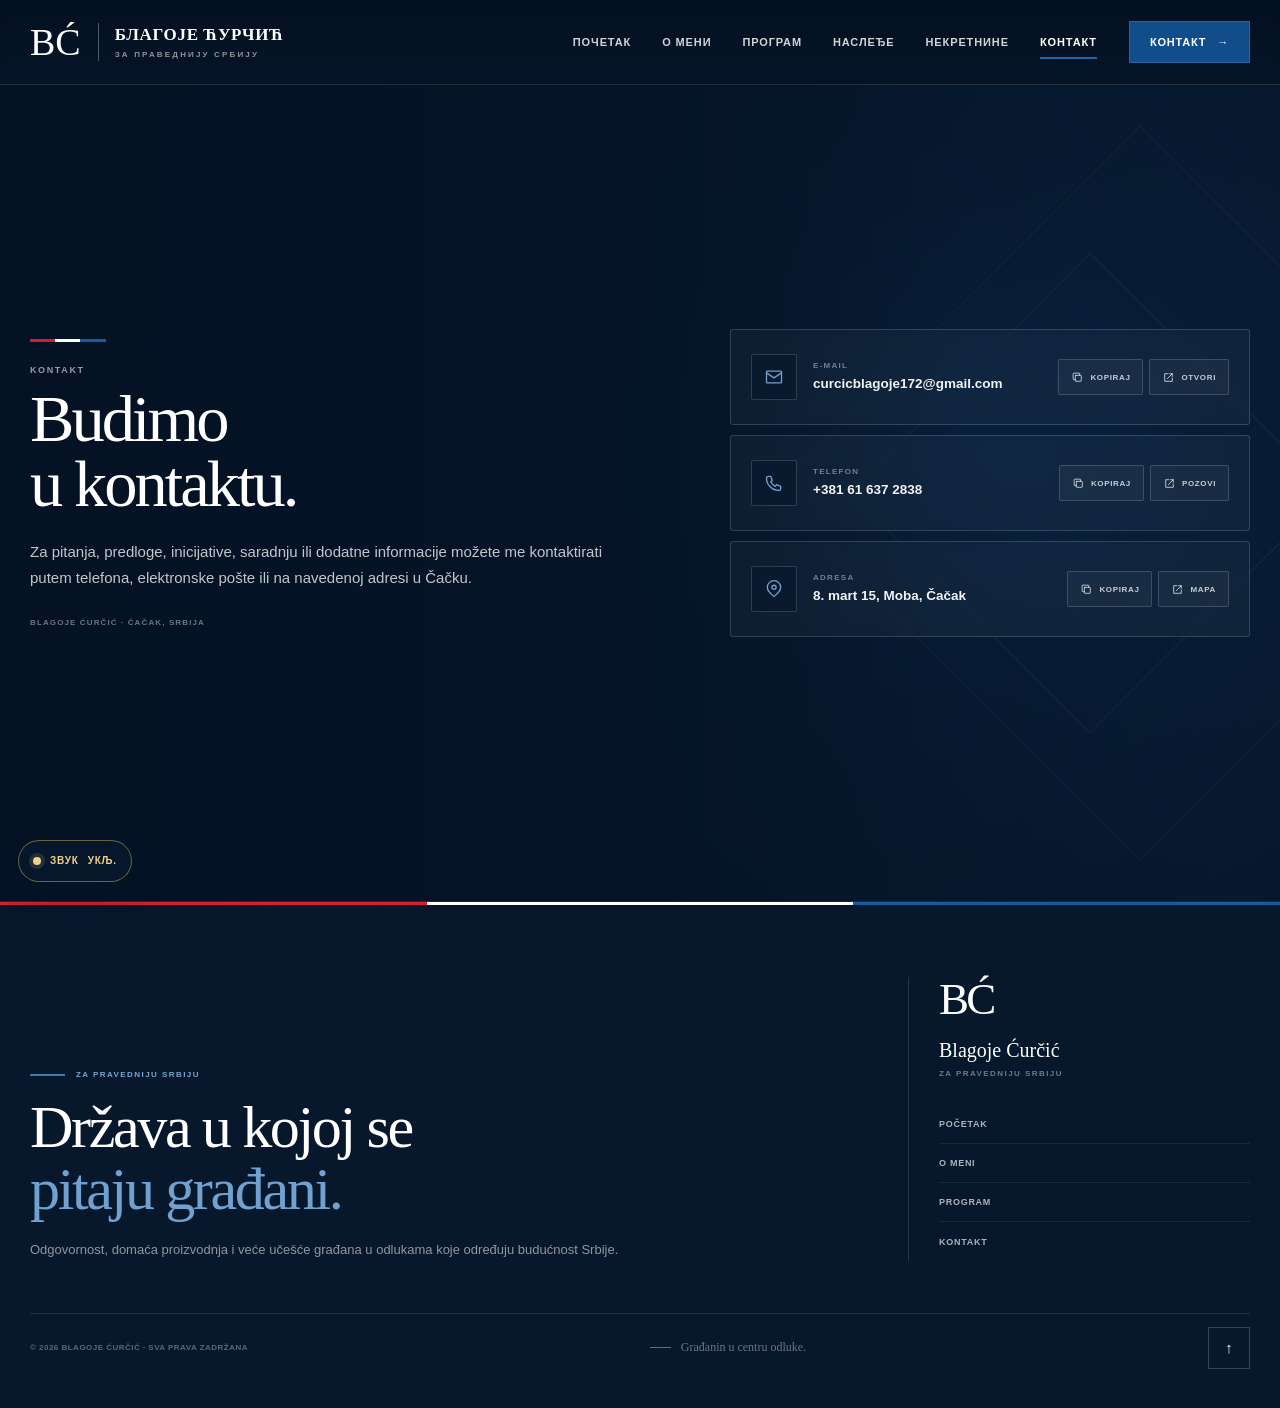
<file: kontakt.html>
<!doctype html>
<html lang="sr">
<head>
<meta charset="utf-8">
<meta name="viewport" content="width=device-width,initial-scale=1,viewport-fit=cover">
<meta name="theme-color" content="#07182d">
<title>Kontakt — Blagoje Ćurčić</title>
<meta name="description" content="Kontaktirajte Blagoja Ćurčića — telefon, e-mail i adresa.">
<style>
html,body{margin:0;padding:0;width:100%;min-height:100%;overflow-x:hidden;}
body{background:#07182d;}
</style>
<link rel="stylesheet" href="bc-core.css">
</head>
<body>

<style>
/* =========================================================
   BLAGOJE ĆURČIĆ — HEADER (SHARED)
========================================================= */

html {
    scroll-behavior: smooth;
}

#bc-header-wrap {
    --navy: #07182d;
    --blue: #124d8b;
    --blue-hover: #1763ad;
    --white: #ffffff;

    position: relative;
    width: 100vw;
    margin-left: calc(50% - 50vw);
    font-family: Arial, Helvetica, sans-serif;
    background: #07182d;
}

#bc-header-wrap *,
#bc-header-wrap *::before,
#bc-header-wrap *::after {
    box-sizing: border-box;
}

#bc-header-wrap .bc-header {
    position: relative;
    top: 0;
    left: 0;
    right: 0;
    z-index: 30;
    border-bottom: 1px solid rgba(255,255,255,.12);
    background: linear-gradient(to bottom, rgba(3,15,30,.80), rgba(3,15,30,.40));
    backdrop-filter: blur(3px);
    -webkit-backdrop-filter: blur(3px);
}

#bc-header-wrap .bc-header-inner {
    width: min(1320px, calc(100% - 60px));
    min-height: 84px;
    margin: 0 auto;
    display: flex;
    align-items: center;
    justify-content: space-between;
    gap: 32px;
}

#bc-header-wrap .bc-brand {
    display: flex;
    align-items: center;
    gap: 16px;
    color: #fff;
    text-decoration: none;
    flex-shrink: 0;
}

#bc-header-wrap .bc-monogram {
    font-family: Georgia, "Times New Roman", serif;
    font-size: 38px;
    line-height: 1;
    color: #fff;
    padding-right: 17px;
    border-right: 1px solid rgba(255,255,255,.3);
}

#bc-header-wrap .bc-brand-name {
    font-family: Georgia, "Times New Roman", serif;
    font-size: 17px;
    font-weight: 600;
    letter-spacing: .04em;
    color: #fff;
}

#bc-header-wrap .bc-brand-subtitle {
    margin-top: 5px;
    font-size: 8px;
    font-weight: 700;
    text-transform: uppercase;
    letter-spacing: .27em;
    color: rgba(255,255,255,.55);
}

#bc-header-wrap .bc-nav {
    display: flex;
    align-items: center;
    gap: 31px;
    margin-left: auto;
}

#bc-header-wrap .bc-nav a {
    position: relative;
    padding: 32px 0;
    color: #fff;
    font-size: 11px;
    font-weight: 700;
    letter-spacing: .08em;
    text-transform: uppercase;
    text-decoration: none;
    opacity: .82;
    transition: opacity .25s ease, color .25s ease;
}

#bc-header-wrap .bc-nav a:hover {
    opacity: 1;
}

#bc-header-wrap .bc-nav a::after {
    content: "";
    position: absolute;
    left: 0;
    bottom: 21px;
    width: 0;
    height: 2px;
    background: #1c67ad;
    transition: width .25s ease;
}

#bc-header-wrap .bc-nav a:hover::after,
#bc-header-wrap .bc-nav a.bc-current::after {
    width: 100%;
}

#bc-header-wrap .bc-nav a.bc-current {
    opacity: 1;
}

#bc-header-wrap .bc-header-button {
    min-height: 42px;
    padding: 0 20px;
    display: inline-flex;
    align-items: center;
    justify-content: center;
    gap: 11px;
    color: #fff;
    background: #124d8b;
    border: 1px solid #2466a3;
    text-decoration: none;
    font-size: 11px;
    font-weight: 800;
    letter-spacing: .07em;
    text-transform: uppercase;
    transition: .25s ease;
    flex-shrink: 0;
}

#bc-header-wrap .bc-header-button:hover {
    background: #1763ad;
    transform: translateY(-1px);
}

#bc-header-wrap .bc-menu-button {
    display: none;
    position: relative;
    width: 44px;
    height: 44px;
    padding: 0;
    align-items: center;
    justify-content: center;
    border: 1px solid rgba(255,255,255,.25);
    background: rgba(7,24,45,.18);
    color: #fff;
    cursor: pointer;
    transition: background .25s ease, border-color .25s ease;
}

#bc-header-wrap .bc-menu-button:hover,
#bc-header-wrap .bc-menu-button.bc-active {
    background: #124d8b;
    border-color: #3474ad;
}

#bc-header-wrap .bc-menu-icon {
    position: relative;
    display: block;
    width: 19px;
    height: 14px;
}

#bc-header-wrap .bc-menu-icon span {
    position: absolute;
    left: 0;
    width: 19px;
    height: 1.5px;
    background: #fff;
    transition: transform .28s ease, opacity .2s ease, top .28s ease;
}

#bc-header-wrap .bc-menu-icon span:nth-child(1) { top: 0; }
#bc-header-wrap .bc-menu-icon span:nth-child(2) { top: 6px; }
#bc-header-wrap .bc-menu-icon span:nth-child(3) { top: 12px; }

#bc-header-wrap .bc-menu-button.bc-active .bc-menu-icon span:nth-child(1) {
    top: 6px;
    transform: rotate(45deg);
}
#bc-header-wrap .bc-menu-button.bc-active .bc-menu-icon span:nth-child(2) {
    opacity: 0;
}
#bc-header-wrap .bc-menu-button.bc-active .bc-menu-icon span:nth-child(3) {
    top: 6px;
    transform: rotate(-45deg);
}

@media (max-width: 1050px) {
    #bc-header-wrap .bc-nav { display: none; }
    #bc-header-wrap .bc-header-button { margin-left: auto; }
    #bc-header-wrap .bc-menu-button { display: flex; }

    #bc-header-wrap .bc-nav.bc-open {
        display: flex;
        position: absolute;
        top: 84px;
        left: 0;
        right: 0;
        margin: 0;
        padding: 8px 30px 18px;
        flex-direction: column;
        align-items: stretch;
        gap: 0;
        background: rgba(5,21,40,.985);
        border-top: 1px solid rgba(255,255,255,.05);
        border-bottom: 1px solid rgba(255,255,255,.12);
        box-shadow: 0 18px 40px rgba(0,0,0,.18);
        animation: bcMenuIn .24s ease both;
    }

    #bc-header-wrap .bc-nav.bc-open a {
        position: relative;
        width: 100%;
        min-height: 54px;
        padding: 0;
        display: flex;
        align-items: center;
        border-bottom: 1px solid rgba(255,255,255,.08);
        font-family: Georgia, "Times New Roman", serif;
        font-size: 16px;
        font-weight: 400;
        letter-spacing: 0;
        text-transform: none;
        opacity: .82;
    }

    #bc-header-wrap .bc-nav.bc-open a:last-child { border-bottom: 0; }
    #bc-header-wrap .bc-nav.bc-open a::before {
        content: "";
        width: 0;
        height: 1px;
        margin-right: 0;
        background: #4d8bc2;
        transition: width .2s ease, margin-right .2s ease;
    }
    #bc-header-wrap .bc-nav.bc-open a:hover::before {
        width: 20px;
        margin-right: 10px;
    }
    #bc-header-wrap .bc-nav.bc-open a::after { display: none; }
}

@keyframes bcMenuIn {
    from { opacity: 0; transform: translateY(-8px); }
    to { opacity: 1; transform: translateY(0); }
}

@media (max-width: 700px) {
    #bc-header-wrap .bc-header-inner {
        width: calc(100% - 24px);
        min-height: 68px;
        gap: 10px;
    }
    #bc-header-wrap .bc-monogram { font-size: 29px; padding-right: 11px; }
    #bc-header-wrap .bc-brand-name { font-size: 13px; }
    #bc-header-wrap .bc-brand-subtitle { display: none; }
    #bc-header-wrap .bc-header-button { display: none; }
    #bc-header-wrap .bc-nav.bc-open { top: 68px; padding: 6px 18px 14px; }
    #bc-header-wrap .bc-nav.bc-open a { min-height: 55px; font-size: 17px; }
}
</style>

<div id="bc-header-wrap">
    <header class="bc-header">
        <div class="bc-header-inner">
            <a class="bc-brand" href="index.html">
                <div class="bc-monogram">BĆ</div>
                <div>
                    <div class="bc-brand-name">БЛАГОЈЕ ЋУРЧИЋ</div>
                    <div class="bc-brand-subtitle">За праведнију Србију</div>
                </div>
            </a>

            <nav class="bc-nav" id="bcNav" aria-label="Glavna navigacija">
                <a href="index.html">Почетак</a>
                <a href="index.html#bc-about">О мени</a>
                <a href="index.html#bc-principles">Програм</a>
                <a href="index.html#bc-heritage">Наслеђе</a>
                <a href="nekretnine.html">Некретнине</a>
                <a href="kontakt.html" class="bc-current">Контакт</a>
            </nav>

            <a class="bc-header-button" href="kontakt.html">Контакт <span>→</span></a>

            <button id="bcMenuButton" class="bc-menu-button" type="button" aria-label="Отвори навигацију" aria-expanded="false" aria-controls="bcNav">
                <span class="bc-menu-icon">
                    <span></span>
                    <span></span>
                    <span></span>
                </span>
            </button>
        </div>
    </header>
</div>

<style>
/* =========================================================
   BLAGOJE ĆURČIĆ — KONTAKT SEKCIJA
========================================================= */

#bc-contact {
    --navy:#07182d;
    --blue:#124d8b;

    position:relative;
    width:100vw;
    margin-left:calc(50% - 50vw);
    overflow:hidden;
    background:var(--navy);
    font-family: Arial, Helvetica, sans-serif;
}

#bc-contact *,
#bc-contact *::before,
#bc-contact *::after {
    box-sizing:border-box;
}

#bc-contact .bc-contact-hero {
    position:relative;
    width:100%;
    min-height:calc(100vh - 84px);
    overflow:hidden;
    background:
        radial-gradient(
            circle at 78% 45%,
            rgba(18,77,139,.28) 0%,
            rgba(18,77,139,.10) 24%,
            rgba(18,77,139,0) 52%
        ),
        #07182d;
    display:flex;
    align-items:center;
}

#bc-contact .bc-contact-bg {
    position:absolute;
    inset:0;
    z-index:1;
    pointer-events:none;
    overflow:hidden;
}

#bc-contact .bc-contact-bg::before {
    content:"";
    position:absolute;
    width:520px;
    height:520px;
    right:-120px;
    top:50%;
    transform: translateY(-50%) rotate(45deg);
    border: 1px solid rgba(255,255,255,.05);
}

#bc-contact .bc-contact-bg::after {
    content:"";
    position:absolute;
    width:340px;
    height:340px;
    right:20px;
    top:50%;
    transform: translateY(-50%) rotate(45deg);
    border: 1px solid rgba(255,255,255,.07);
}

#bc-contact .bc-contact-overlay {
    position:absolute;
    inset:0;
    z-index:2;
    pointer-events:none;
    background:
        linear-gradient(
            90deg,
            rgba(4,18,36,.98) 0%,
            rgba(4,18,36,.94) 25%,
            rgba(4,18,36,.78) 48%,
            rgba(4,18,36,.35) 75%,
            rgba(4,18,36,.12) 100%
        );
}

#bc-contact .bc-content-wrap {
    position:relative;
    z-index:10;
    width: 100%;
    padding: 70px 0 90px;
    display:flex;
    align-items:center;
}

#bc-contact .bc-content-inner {
    width:min(1220px, calc(100% - 60px));
    margin:0 auto;
    display:grid;
    grid-template-columns: minmax(0, 1fr) minmax(420px, 520px);
    align-items:center;
    gap:70px;
}

#bc-contact .bc-content {
    max-width:650px;
}

#bc-contact .bc-line {
    width:76px;
    height:3px;
    margin-bottom:23px;
    background:
        linear-gradient(
            90deg,
            #d21f2b 0%,
            #d21f2b 33%,
            #ffffff 33%,
            #ffffff 66%,
            #1b5a9d 66%,
            #1b5a9d 100%
        );
}

#bc-contact .bc-kicker {
    margin-bottom:11px;
    color: rgba(255,255,255,.58);
    font-size:9px;
    font-weight:800;
    letter-spacing:.18em;
    text-transform:uppercase;
}

#bc-contact .bc-title {
    margin:0;
    color:#fff;
    font-family: Georgia, "Times New Roman", serif;
    font-size: clamp(48px, 5.2vw, 76px);
    font-weight:400;
    line-height:.98;
    letter-spacing:-.045em;
}

#bc-contact .bc-description {
    max-width:580px;
    margin:23px 0 0;
    color: rgba(255,255,255,.76);
    font-size:15px;
    line-height:1.72;
}

#bc-contact .bc-contact-note {
    margin-top:27px;
    color: rgba(255,255,255,.42);
    font-size:8px;
    font-weight:800;
    letter-spacing:.14em;
    text-transform:uppercase;
}

#bc-contact .bc-contact-list {
    width:100%;
    display:flex;
    flex-direction:column;
    gap:10px;
}

#bc-contact .bc-contact-card {
    position:relative;
    width:100%;
    min-height:96px;
    padding:18px 20px;
    display:flex;
    align-items:center;
    gap:16px;
    border: 1px solid rgba(255,255,255,.15);
    background: rgba(255,255,255,.035);
    backdrop-filter: blur(4px);
    -webkit-backdrop-filter: blur(4px);
    border-radius: 3px;
    transition: background .25s ease, border-color .25s ease, transform .25s ease;
}

#bc-contact .bc-contact-card:hover {
    background: rgba(255,255,255,.07);
    border-color: rgba(255,255,255,.28);
    transform: translateY(-2px);
}

#bc-contact .bc-contact-card::before {
    content:"";
    position:absolute;
    left:-1px;
    top:-1px;
    bottom:-1px;
    width:3px;
    background:#1c67ad;
    opacity:0;
    transition:opacity .25s ease;
}

#bc-contact .bc-contact-card:hover::before {
    opacity:1;
}

#bc-contact .bc-contact-icon {
    width:46px;
    height:46px;
    flex:0 0 46px;
    display:flex;
    align-items:center;
    justify-content:center;
    border: 1px solid rgba(255,255,255,.16);
    color:#70a1cf;
    background: rgba(7,24,45,.65);
    border-radius: 2px;
}

#bc-contact .bc-contact-icon svg {
    width:20px;
    height:20px;
    display:block;
    stroke:currentColor;
}

#bc-contact .bc-contact-info {
    min-width:0;
    flex:1;
    display:flex;
    flex-direction:column;
    gap:5px;
}

#bc-contact .bc-contact-label {
    color: rgba(255,255,255,.43);
    font-size:8px;
    font-weight:800;
    letter-spacing:.16em;
    text-transform:uppercase;
}

#bc-contact .bc-contact-value {
    color: rgba(255,255,255,.95);
    font-size:13.5px;
    font-weight:600;
    line-height:1.4;
    word-break:break-word;
}

#bc-contact .bc-contact-actions {
    flex:0 0 auto;
    display:flex;
    align-items:center;
    gap:6px;
}

#bc-contact .bc-action {
    height:36px;
    padding:0 12px;
    display:inline-flex;
    align-items:center;
    justify-content:center;
    gap:6px;
    border: 1px solid rgba(255,255,255,.16);
    background: rgba(255,255,255,.04);
    color: rgba(255,255,255,.76);
    font-family: Arial, Helvetica, sans-serif;
    font-size:8px;
    font-weight:800;
    letter-spacing:.08em;
    text-transform:uppercase;
    text-decoration:none;
    cursor:pointer;
    border-radius: 2px;
    transition: background .2s ease, color .2s ease, border-color .2s ease;
}

#bc-contact .bc-action:hover {
    background: #124d8b;
    border-color: #2466a3;
    color:#fff;
}

#bc-contact .bc-action svg {
    width:13px;
    height:13px;
    fill:none;
    stroke:currentColor;
    stroke-width:1.7;
    stroke-linecap:round;
    stroke-linejoin:round;
}

#bc-contact .bc-action.bc-copied {
    border-color: #2e8b57;
    background: rgba(46, 139, 87, 0.25);
    color:#a8f0c2;
}

@media(max-width:950px) {
    #bc-contact .bc-content-inner {
        grid-template-columns:1fr;
        gap:45px;
    }
}

@media(max-width:767px) {
    html, body { overflow-x:hidden !important; }
    #bc-contact { width:100% !important; margin-left:0 !important; }
    #bc-contact .bc-contact-hero { min-height:auto; }

    #bc-contact .bc-content-wrap {
        padding: 45px 0 60px;
    }

    #bc-contact .bc-content-inner {
        width:100%;
        padding: 0 max(18px, env(safe-area-inset-right)) 0 max(18px, env(safe-area-inset-left));
        gap:36px;
    }

    #bc-contact .bc-content { max-width:520px; }
    #bc-contact .bc-line { width:58px; margin-bottom:14px; }
    #bc-contact .bc-kicker { margin-bottom:8px; font-size:8px; }

    #bc-contact .bc-title {
        font-size: clamp(40px, 11vw, 52px);
        line-height:.97;
    }

    #bc-contact .bc-description {
        max-width:430px;
        margin-top:14px;
        font-size:13px;
        line-height:1.6;
    }

    #bc-contact .bc-contact-note { margin-top:18px; font-size:7.5px; }
    #bc-contact .bc-contact-card { min-height:86px; padding:14px; gap:12px; }
    #bc-contact .bc-contact-icon { width:40px; height:40px; flex-basis:40px; }
    #bc-contact .bc-contact-value { font-size:12px; }

    #bc-contact .bc-action {
        width:36px;
        height:36px;
        padding:0;
    }

    #bc-contact .bc-action span { display:none; }
    #bc-contact .bc-action svg { width:14px; height:14px; }
}

@media(max-width:390px) {
    #bc-contact .bc-contact-card { flex-wrap:wrap; }
    #bc-contact .bc-contact-info { width: calc(100% - 58px); }
    #bc-contact .bc-contact-actions { width:100%; padding-left:52px; }
    #bc-contact .bc-action { width:auto; padding:0 10px; }
    #bc-contact .bc-action span { display:inline; }
}
</style>

<section id="bc-contact">
    <div class="bc-contact-hero">
        <div class="bc-contact-bg" aria-hidden="true"></div>
        <div class="bc-contact-overlay" aria-hidden="true"></div>

        <div class="bc-content-wrap">
            <div class="bc-content-inner">

                <!-- LEFT CONTENT -->
                <div class="bc-content">
                    <div class="bc-line"></div>
                    <div class="bc-kicker">Kontakt</div>

                    <h1 class="bc-title">
                        Budimo<br>u kontaktu.
                    </h1>

                    <p class="bc-description">
                        Za pitanja, predloge, inicijative, saradnju ili dodatne informacije 
                        možete me kontaktirati putem telefona, elektronske pošte ili na navedenoj adresi u Čačku.
                    </p>

                    <div class="bc-contact-note">
                        Blagoje Ćurčić · Čačak, Srbija
                    </div>
                </div>

                <!-- CONTACT LIST -->
                <div class="bc-contact-list">

                    <!-- EMAIL -->
                    <div class="bc-contact-card">
                        <div class="bc-contact-icon">
                            <svg viewBox="0 0 24 24" fill="none" stroke-width="1.6" stroke-linecap="round" stroke-linejoin="round">
                                <rect x="3" y="5" width="18" height="14" rx="1"></rect>
                                <path d="M3 7l9 6 9-6"></path>
                            </svg>
                        </div>

                        <div class="bc-contact-info">
                            <span class="bc-contact-label">E-mail</span>
                            <span class="bc-contact-value">curcicblagoje172@gmail.com</span>
                        </div>

                        <div class="bc-contact-actions">
                            <button class="bc-action bc-copy" type="button" data-copy="curcicblagoje172@gmail.com" aria-label="Kopiraj e-mail">
                                <svg viewBox="0 0 24 24">
                                    <rect x="8" y="8" width="11" height="11" rx="1"></rect>
                                    <path d="M16 8V5a1 1 0 0 0-1-1H5a1 1 0 0 0-1 1v10a1 1 0 0 0 1 1h3"></path>
                                </svg>
                                <span>Kopiraj</span>
                            </button>

                            <a class="bc-action" href="mailto:curcicblagoje172@gmail.com" aria-label="Otvori e-mail">
                                <svg viewBox="0 0 24 24">
                                    <path d="M14 5h5v5"></path>
                                    <path d="M10 14L19 5"></path>
                                    <path d="M19 13v6H5V5h6"></path>
                                </svg>
                                <span>Otvori</span>
                            </a>
                        </div>
                    </div>

                    <!-- PHONE -->
                    <div class="bc-contact-card">
                        <div class="bc-contact-icon">
                            <svg viewBox="0 0 24 24" fill="none" stroke-width="1.6" stroke-linecap="round" stroke-linejoin="round">
                                <path d="M5 4h3l2 5-2 1.5a16 16 0 0 0 5.5 5.5L15 14l5 2v3c0 1.1-.9 2-2 2C9.7 21 3 14.3 3 6c0-1.1.9-2 2-2z"></path>
                            </svg>
                        </div>

                        <div class="bc-contact-info">
                            <span class="bc-contact-label">Telefon</span>
                            <span class="bc-contact-value">+381 61 637 2838</span>
                        </div>

                        <div class="bc-contact-actions">
                            <button class="bc-action bc-copy" type="button" data-copy="+381616372838" aria-label="Kopiraj broj telefona">
                                <svg viewBox="0 0 24 24">
                                    <rect x="8" y="8" width="11" height="11" rx="1"></rect>
                                    <path d="M16 8V5a1 1 0 0 0-1-1H5a1 1 0 0 0-1 1v10a1 1 0 0 0 1 1h3"></path>
                                </svg>
                                <span>Kopiraj</span>
                            </button>

                            <a class="bc-action" href="tel:+381616372838" aria-label="Pozovi telefon">
                                <svg viewBox="0 0 24 24">
                                    <path d="M14 5h5v5"></path>
                                    <path d="M10 14L19 5"></path>
                                    <path d="M19 13v6H5V5h6"></path>
                                </svg>
                                <span>Pozovi</span>
                            </a>
                        </div>
                    </div>

                    <!-- ADDRESS -->
                    <div class="bc-contact-card">
                        <div class="bc-contact-icon">
                            <svg viewBox="0 0 24 24" fill="none" stroke-width="1.6" stroke-linecap="round" stroke-linejoin="round">
                                <path d="M20 10c0 5-8 11-8 11S4 15 4 10a8 8 0 1 1 16 0z"></path>
                                <circle cx="12" cy="10" r="2.5"></circle>
                            </svg>
                        </div>

                        <div class="bc-contact-info">
                            <span class="bc-contact-label">Adresa</span>
                            <span class="bc-contact-value">8. mart 15, Moba, Čačak</span>
                        </div>

                        <div class="bc-contact-actions">
                            <button class="bc-action bc-copy" type="button" data-copy="8. mart 15, Moba, Čačak" aria-label="Kopiraj adresu">
                                <svg viewBox="0 0 24 24">
                                    <rect x="8" y="8" width="11" height="11" rx="1"></rect>
                                    <path d="M16 8V5a1 1 0 0 0-1-1H5a1 1 0 0 0-1 1v10a1 1 0 0 0 1 1h3"></path>
                                </svg>
                                <span>Kopiraj</span>
                            </button>

                            <a class="bc-action" href="https://www.google.com/maps/search/?api=1&query=8.%20mart%2015%2C%20Moba%2C%20%C4%8Ca%C4%8Dak" target="_blank" rel="noopener noreferrer" aria-label="Otvori adresu na mapi">
                                <svg viewBox="0 0 24 24">
                                    <path d="M14 5h5v5"></path>
                                    <path d="M10 14L19 5"></path>
                                    <path d="M19 13v6H5V5h6"></path>
                                </svg>
                                <span>Mapa</span>
                            </a>
                        </div>
                    </div>

                </div>

            </div>
        </div>
    </div>
</section>

<style>
/* =========================================================
   BLAGOJE ĆURČIĆ — FOOTER (SHARED)
========================================================= */

#bc-footer {
    --navy:#07182d;
    --navy-light:#0b2441;
    --blue:#124d8b;
    --blue-hover:#1763ad;
    --white:#ffffff;

    position:relative;
    width:100vw;
    margin-left:calc(50% - 50vw);
    overflow:hidden;
    background:var(--navy);
    color:#fff;
    font-family: Arial, Helvetica, sans-serif;
    border-top: 1px solid rgba(255,255,255,.08);
}

#bc-footer *,
#bc-footer *::before,
#bc-footer *::after {
    box-sizing:border-box;
}

#bc-footer .bc-footer-line {
    width:100%;
    height:3px;
    background:
        linear-gradient(
            90deg,
            #d21f2b 0%,
            #d21f2b 33.33%,
            #ffffff 33.33%,
            #ffffff 66.66%,
            #1b5a9d 66.66%,
            #1b5a9d 100%
        );
}

#bc-footer .bc-footer-inner {
    width:min(1220px, calc(100% - 48px));
    margin:0 auto;
    padding: 72px 0 27px;
}

#bc-footer .bc-footer-main {
    display:grid;
    grid-template-columns: minmax(0,1.4fr) minmax(240px,.6fr);
    gap:80px;
    align-items:end;
    padding-bottom:52px;
    border-bottom: 1px solid rgba(255,255,255,.11);
}

#bc-footer .bc-footer-label {
    display:flex;
    align-items:center;
    gap:11px;
    margin-bottom:17px;
    color:#77a6d1;
    font-size:8px;
    font-weight:800;
    letter-spacing:.18em;
    text-transform:uppercase;
}

#bc-footer .bc-footer-label::before {
    content:"";
    width:35px;
    height:2px;
    background:#397bb7;
}

#bc-footer .bc-footer-title {
    max-width:760px;
    margin:0;
    color:#fff;
    font-family: Georgia, "Times New Roman", serif;
    font-size: clamp(38px, 4.7vw, 61px);
    font-weight:400;
    line-height:1.02;
    letter-spacing:-.04em;
}

#bc-footer .bc-footer-title span { color:#70a1cf; }

#bc-footer .bc-footer-copy {
    max-width:600px;
    margin:20px 0 0;
    color: rgba(255,255,255,.55);
    font-size:13px;
    line-height:1.7;
}

#bc-footer .bc-footer-brand {
    padding-left:30px;
    border-left: 1px solid rgba(255,255,255,.12);
}

#bc-footer .bc-footer-monogram {
    margin-bottom:16px;
    color:#fff;
    font-family: Georgia, "Times New Roman", serif;
    font-size:45px;
    line-height:1;
    letter-spacing:-.06em;
}

#bc-footer .bc-footer-name {
    color:#fff;
    font-family: Georgia, "Times New Roman", serif;
    font-size:20px;
    font-weight:500;
    line-height:1.2;
}

#bc-footer .bc-footer-tagline {
    margin-top:7px;
    color: rgba(255,255,255,.42);
    font-size:8px;
    font-weight:800;
    letter-spacing:.18em;
    text-transform:uppercase;
}

#bc-footer .bc-footer-nav {
    margin-top:27px;
    display:flex;
    flex-direction:column;
    align-items:flex-start;
    gap:0;
}

#bc-footer .bc-footer-nav a {
    position:relative;
    width:100%;
    min-height:39px;
    display:flex;
    align-items:center;
    color: rgba(255,255,255,.67);
    border-bottom: 1px solid rgba(255,255,255,.07);
    text-decoration:none;
    font-size:9px;
    font-weight:800;
    letter-spacing:.08em;
    text-transform:uppercase;
    transition: color .2s ease, padding-left .2s ease;
}

#bc-footer .bc-footer-nav a:last-child { border-bottom:0; }

#bc-footer .bc-footer-nav a::before {
    content:"";
    width:0;
    height:1px;
    margin-right:0;
    background:#5d95c8;
    transition: width .2s ease, margin-right .2s ease;
}

#bc-footer .bc-footer-nav a:hover {
    padding-left:3px;
    color:#fff;
}

#bc-footer .bc-footer-nav a:hover::before {
    width:16px;
    margin-right:9px;
}

#bc-footer .bc-footer-bottom {
    min-height:67px;
    display:flex;
    align-items:center;
    justify-content:space-between;
    gap:30px;
}

#bc-footer .bc-footer-copyright {
    color: rgba(255,255,255,.34);
    font-size:8px;
    font-weight:700;
    letter-spacing:.06em;
    text-transform:uppercase;
}

#bc-footer .bc-footer-principle {
    display:flex;
    align-items:center;
    gap:10px;
    color: rgba(255,255,255,.40);
    font-family: Georgia, "Times New Roman", serif;
    font-size:12px;
}

#bc-footer .bc-footer-principle::before {
    content:"";
    width:21px;
    height:1px;
    background:#3e73a4;
}

#bc-footer .bc-footer-top {
    width:42px;
    height:42px;
    flex:0 0 42px;
    display:grid;
    place-items:center;
    border: 1px solid rgba(255,255,255,.19);
    color:#fff;
    background:transparent;
    text-decoration:none;
    font-size:15px;
    transition:.2s ease;
}

#bc-footer .bc-footer-top:hover {
    background:var(--blue);
    border-color:var(--blue);
}

@media(max-width:767px) {
    #bc-footer { width:100%; margin-left:0; }
    #bc-footer .bc-footer-inner {
        width:100%;
        padding: 57px max(17px, env(safe-area-inset-right)) 20px max(17px, env(safe-area-inset-left));
    }
    #bc-footer .bc-footer-main { grid-template-columns:1fr; gap:39px; padding-bottom:38px; }
    #bc-footer .bc-footer-title {
        max-width:510px;
        font-size: clamp(36px, 10.5vw, 48px);
        line-height:1.02;
    }
    #bc-footer .bc-footer-copy { max-width:470px; margin-top:16px; font-size:12px; }
    #bc-footer .bc-footer-brand {
        padding: 27px 0 0;
        border-left:0;
        border-top: 1px solid rgba(255,255,255,.11);
    }
    #bc-footer .bc-footer-monogram { margin-bottom:11px; font-size:37px; }
    #bc-footer .bc-footer-name { font-size:18px; }
    #bc-footer .bc-footer-nav { margin-top:22px; }
    #bc-footer .bc-footer-nav a { min-height:45px; font-size:8px; }

    #bc-footer .bc-footer-bottom {
        min-height:0;
        padding-top:20px;
        display:grid;
        grid-template-columns: minmax(0,1fr) 42px;
        gap:15px;
        align-items:center;
    }
    #bc-footer .bc-footer-copyright { font-size:7px; grid-column:1; grid-row:2; }
    #bc-footer .bc-footer-principle { grid-column:1 / -1; grid-row:1; font-size:11px; }
    #bc-footer .bc-footer-top { grid-column:2; grid-row:2; }
}
</style>

<footer id="bc-footer">
    <div class="bc-footer-line"></div>
    <div class="bc-footer-inner">
        <div class="bc-footer-main">
            <div>
                <div class="bc-footer-label">Za pravedniju Srbiju</div>
                <h2 class="bc-footer-title">
                    Država u kojoj se<br><span>pitaju građani.</span>
                </h2>
                <p class="bc-footer-copy">
                    Odgovornost, domaća proizvodnja i veće učešće građana u odlukama koje određuju budućnost Srbije.
                </p>
            </div>

            <div class="bc-footer-brand">
                <div class="bc-footer-monogram">BĆ</div>
                <div class="bc-footer-name">Blagoje Ćurčić</div>
                <div class="bc-footer-tagline">Za pravedniju Srbiju</div>

                <nav class="bc-footer-nav" aria-label="Navigacija u podnožju">
                    <a href="index.html">Početak</a>
                    <a href="index.html#bc-about">O meni</a>
                    <a href="index.html#bc-principles">Program</a>
                    <a href="kontakt.html">Kontakt</a>
                </nav>
            </div>
        </div>

        <div class="bc-footer-bottom">
            <div class="bc-footer-copyright">
                © <span id="bcFooterYear">2026</span> Blagoje Ćurčić · Sva prava zadržana
            </div>

            <div class="bc-footer-principle">
                Građanin u centru odluke.
            </div>

            <a class="bc-footer-top" href="#bc-contact" aria-label="Nazad na vrh">
                ↑
            </a>
        </div>
    </div>
</footer>

<script>
(function () {
    /* MENU LOGIKA */
    const button = document.getElementById("bcMenuButton");
    const nav = document.getElementById("bcNav");

    if (button && nav) {
        button.addEventListener("click", function () {
            const open = nav.classList.toggle("bc-open");
            button.classList.toggle("bc-active", open);
            button.setAttribute("aria-expanded", open ? "true" : "false");
        });
    }

    /* COPY CLIPBOARD DUGMIĆI */
    const contactSection = document.getElementById("bc-contact");
    if (contactSection) {
        const copyButtons = contactSection.querySelectorAll(".bc-copy");

        copyButtons.forEach(function (btn) {
            btn.addEventListener("click", async function () {
                const value = btn.getAttribute("data-copy");
                const textElement = btn.querySelector("span");
                const originalText = textElement ? textElement.textContent : "";

                try {
                    await navigator.clipboard.writeText(value);
                } catch (error) {
                    const textarea = document.createElement("textarea");
                    textarea.value = value;
                    textarea.style.position = "fixed";
                    textarea.style.opacity = "0";
                    document.body.appendChild(textarea);
                    textarea.select();
                    document.execCommand("copy");
                    textarea.remove();
                }

                btn.classList.add("bc-copied");
                if (textElement) { textElement.textContent = "Kopirano"; }

                setTimeout(function () {
                    btn.classList.remove("bc-copied");
                    if (textElement) { textElement.textContent = originalText; }
                }, 1500);
            });
        });
    }

    /* GODINA U FOOTERU */
    const year = document.getElementById("bcFooterYear");
    if (year) {
        year.textContent = new Date().getFullYear();
    }
})();
</script>
<script src="bc-engine.js"></script>
</body>
</html>
</file>
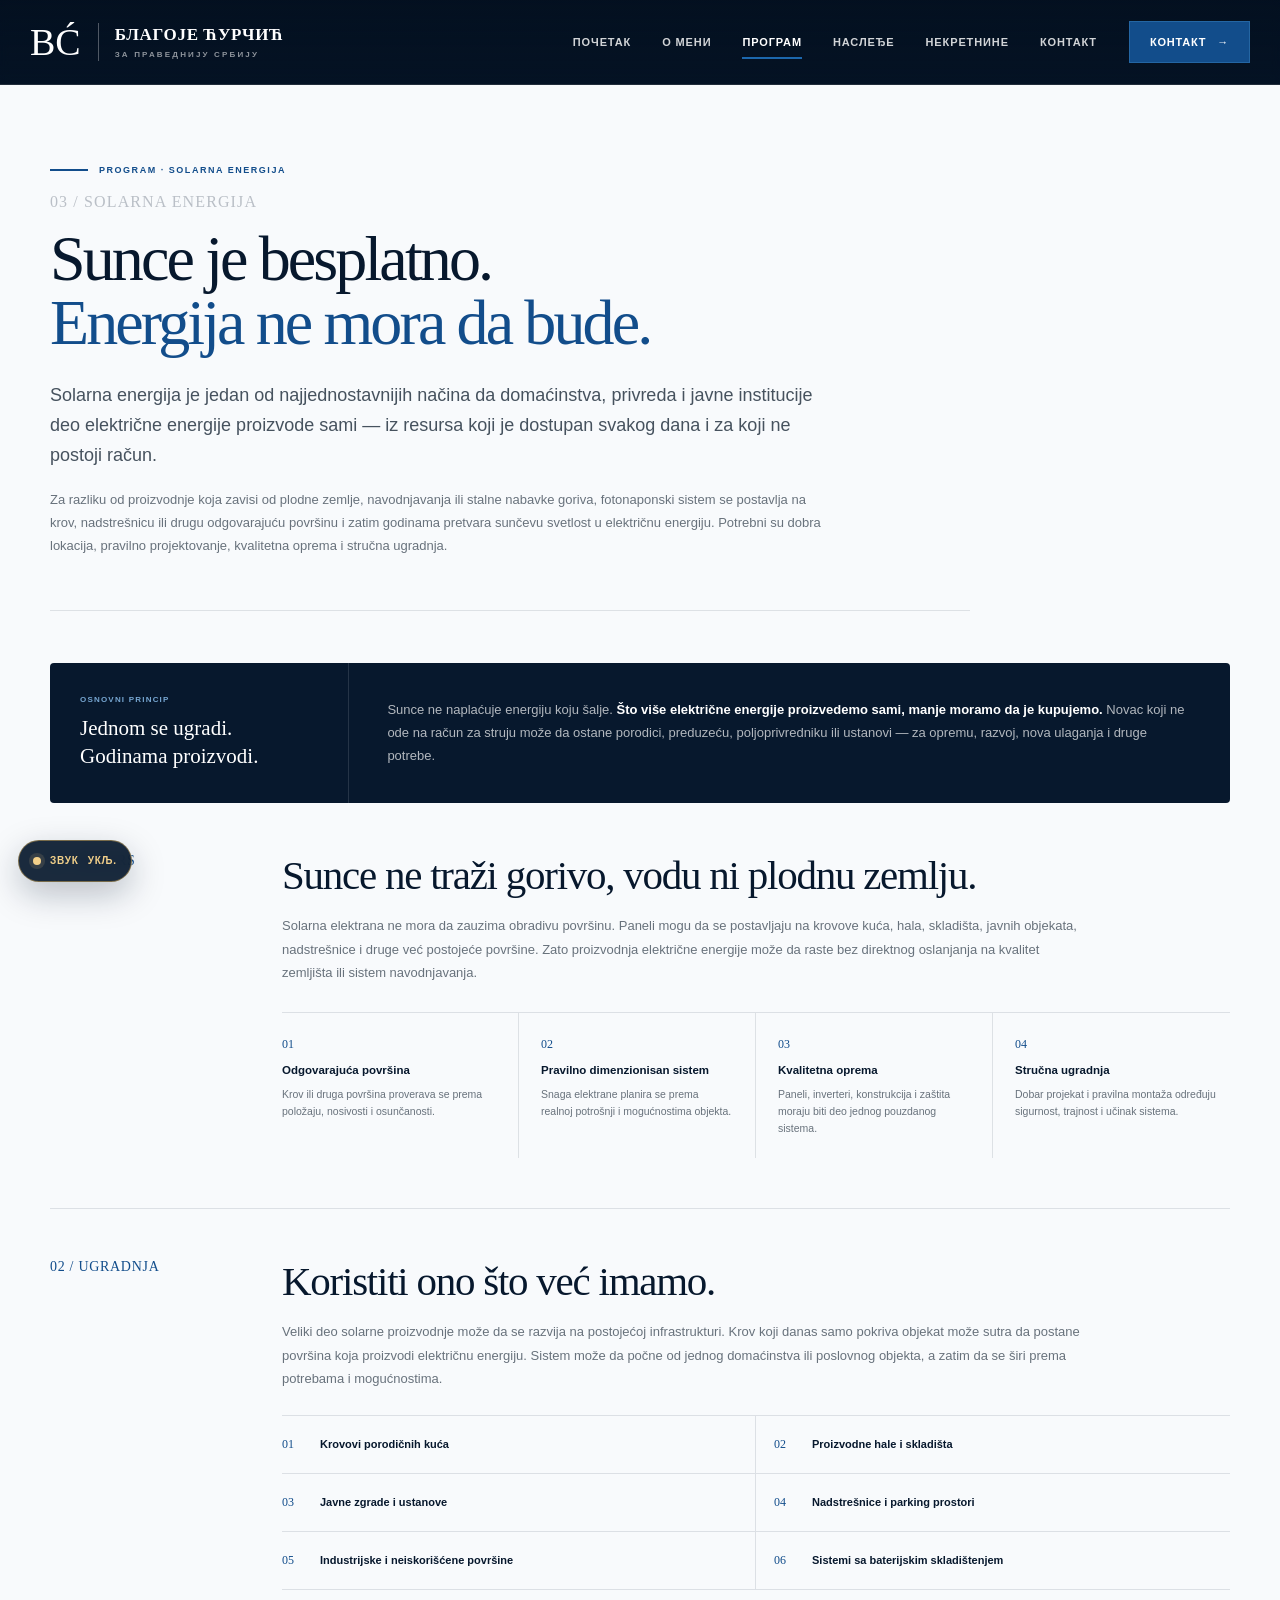
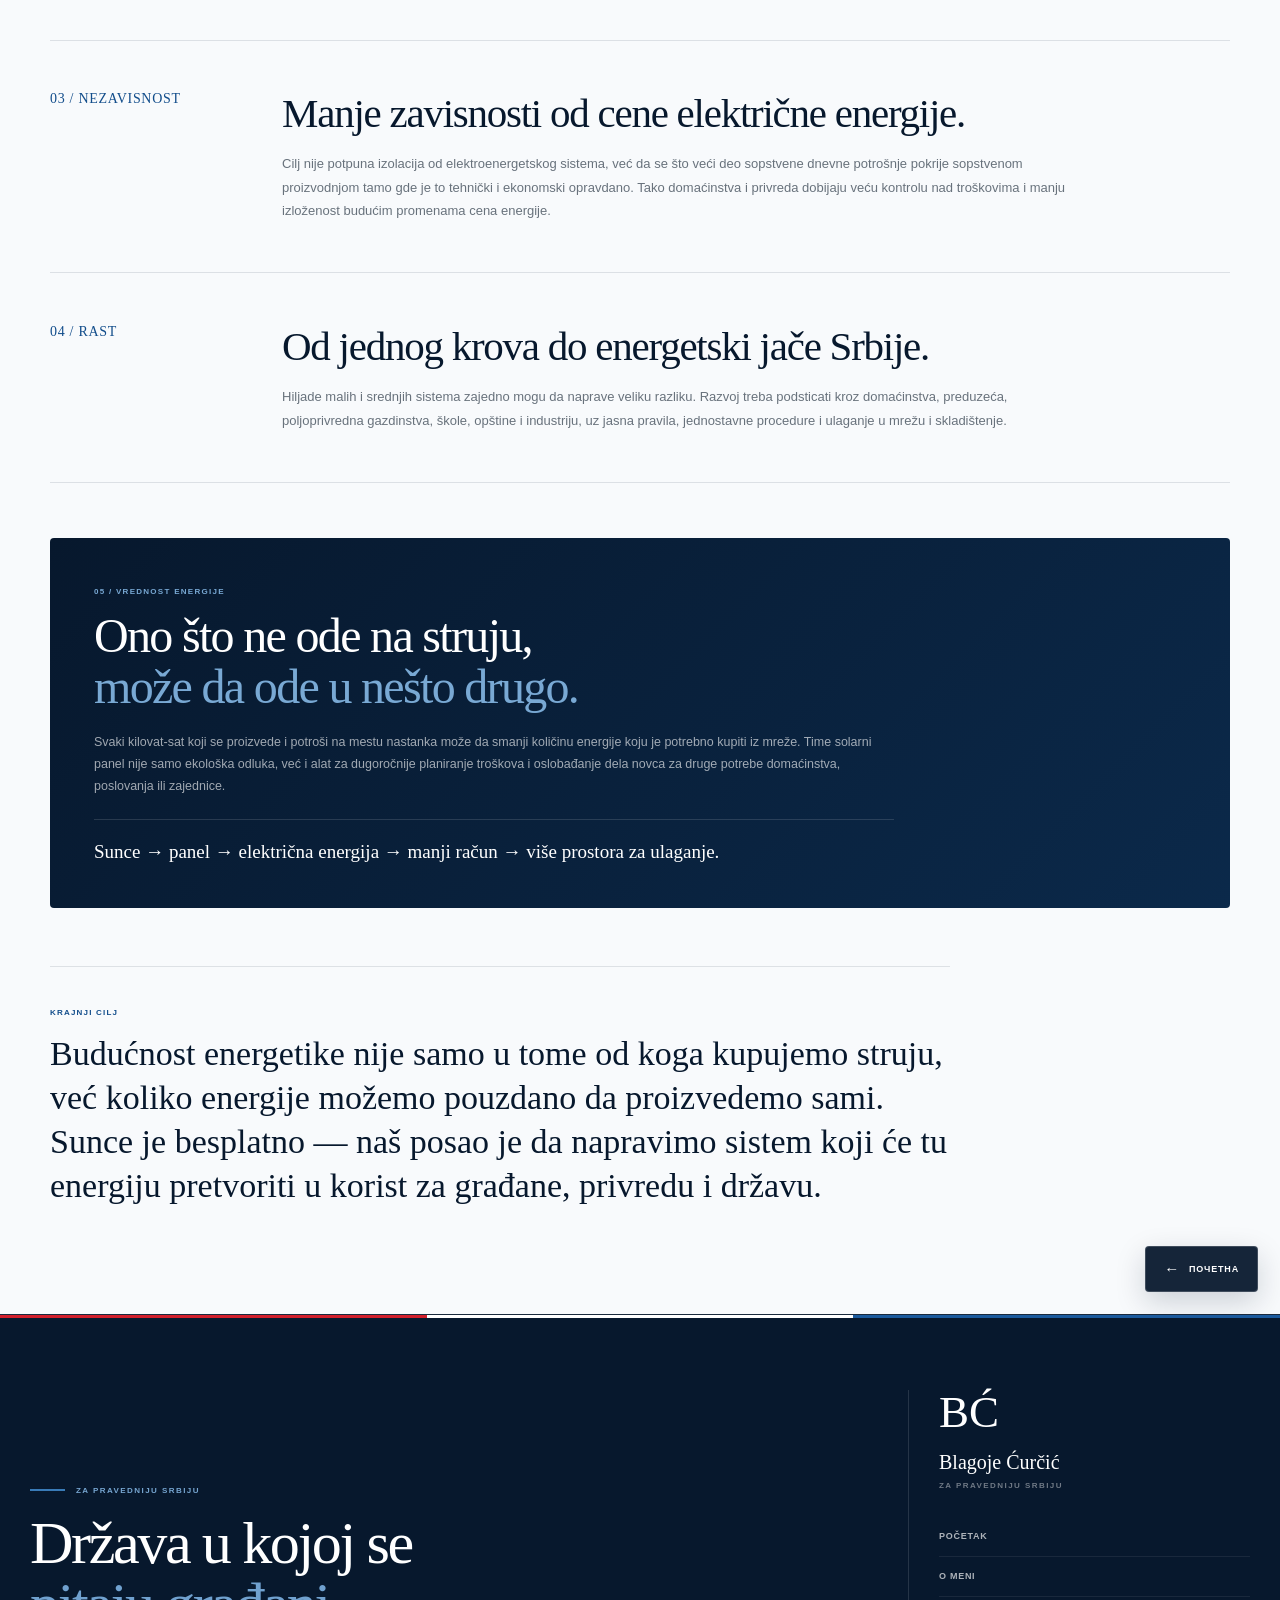
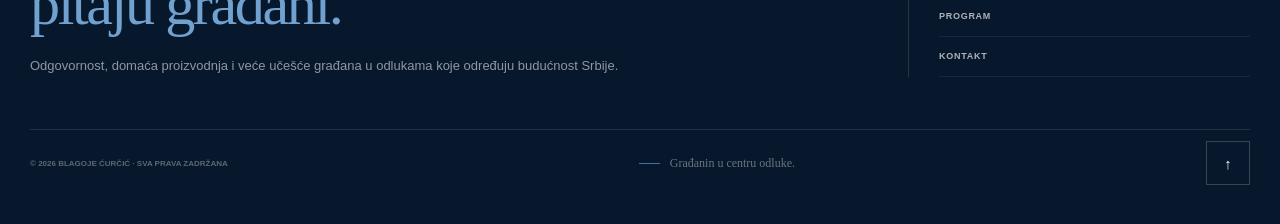
<file: solarna-energija.html>
<!doctype html>
<html lang="sr">
<head>
<meta charset="utf-8">
<meta name="viewport" content="width=device-width,initial-scale=1,viewport-fit=cover">
<meta name="theme-color" content="#07182d">
<title>Solarna energija — Blagoje Ćurčić</title>
<meta name="description" content="Sunce je besplatno. Program energetske nezavisnosti kroz fotonaponske sisteme za domaćinstva i privredu.">
<style>
html,body{margin:0;padding:0;width:100%;min-height:100%;overflow-x:hidden;}
body{background:#f8fafc;}
</style>
<link rel="stylesheet" href="bc-core.css">
</head>
<body>

<style>
/* =========================================================
   HEADER (SHARED)
========================================================= */
html { scroll-behavior: smooth; }
#bc-header-wrap {
    --navy: #07182d; --blue: #124d8b; --blue-hover: #1763ad; --white: #ffffff;
    position: relative; width: 100vw; margin-left: calc(50% - 50vw);
    font-family: Arial, Helvetica, sans-serif; background: #07182d;
}
#bc-header-wrap *, #bc-header-wrap *::before, #bc-header-wrap *::after { box-sizing: border-box; }
#bc-header-wrap .bc-header {
    position: relative; top: 0; left: 0; right: 0; z-index: 30;
    border-bottom: 1px solid rgba(255,255,255,.12);
    background: linear-gradient(to bottom, rgba(3,15,30,.85), rgba(3,15,30,.60));
    backdrop-filter: blur(4px); -webkit-backdrop-filter: blur(4px);
}
#bc-header-wrap .bc-header-inner {
    width: min(1320px, calc(100% - 60px)); min-height: 84px; margin: 0 auto;
    display: flex; align-items: center; justify-content: space-between; gap: 32px;
}
#bc-header-wrap .bc-brand { display: flex; align-items: center; gap: 16px; color: #fff; text-decoration: none; flex-shrink: 0; }
#bc-header-wrap .bc-monogram { font-family: Georgia, serif; font-size: 38px; line-height: 1; color: #fff; padding-right: 17px; border-right: 1px solid rgba(255,255,255,.3); }
#bc-header-wrap .bc-brand-name { font-family: Georgia, serif; font-size: 17px; font-weight: 600; letter-spacing: .04em; color: #fff; }
#bc-header-wrap .bc-brand-subtitle { margin-top: 5px; font-size: 8px; font-weight: 700; text-transform: uppercase; letter-spacing: .27em; color: rgba(255,255,255,.55); }
#bc-header-wrap .bc-nav { display: flex; align-items: center; gap: 31px; margin-left: auto; }
#bc-header-wrap .bc-nav a {
    position: relative; padding: 32px 0; color: #fff; font-size: 11px; font-weight: 700;
    letter-spacing: .08em; text-transform: uppercase; text-decoration: none; opacity: .82;
    transition: opacity .25s ease, color .25s ease;
}
#bc-header-wrap .bc-nav a:hover { opacity: 1; }
#bc-header-wrap .bc-nav a::after {
    content: ""; position: absolute; left: 0; bottom: 21px; width: 0; height: 2px;
    background: #1c67ad; transition: width .25s ease;
}
#bc-header-wrap .bc-nav a:hover::after, #bc-header-wrap .bc-nav a.bc-current::after { width: 100%; }
#bc-header-wrap .bc-nav a.bc-current { opacity: 1; }
#bc-header-wrap .bc-header-button {
    min-height: 42px; padding: 0 20px; display: inline-flex; align-items: center; justify-content: center;
    gap: 11px; color: #fff; background: #124d8b; border: 1px solid #2466a3; text-decoration: none;
    font-size: 11px; font-weight: 800; letter-spacing: .07em; text-transform: uppercase; transition: .25s ease; flex-shrink: 0;
}
#bc-header-wrap .bc-header-button:hover { background: #1763ad; transform: translateY(-1px); }
#bc-header-wrap .bc-menu-button {
    display: none; position: relative; width: 44px; height: 44px; padding: 0;
    align-items: center; justify-content: center; border: 1px solid rgba(255,255,255,.25);
    background: rgba(7,24,45,.18); color: #fff; cursor: pointer; transition: background .25s ease;
}
#bc-header-wrap .bc-menu-icon { position: relative; display: block; width: 19px; height: 14px; }
#bc-header-wrap .bc-menu-icon span {
    position: absolute; left: 0; width: 19px; height: 1.5px; background: #fff;
    transition: transform .28s ease, opacity .2s ease, top .28s ease;
}
#bc-header-wrap .bc-menu-icon span:nth-child(1) { top: 0; }
#bc-header-wrap .bc-menu-icon span:nth-child(2) { top: 6px; }
#bc-header-wrap .bc-menu-icon span:nth-child(3) { top: 12px; }
#bc-header-wrap .bc-menu-button.bc-active .bc-menu-icon span:nth-child(1) { top: 6px; transform: rotate(45deg); }
#bc-header-wrap .bc-menu-button.bc-active .bc-menu-icon span:nth-child(2) { opacity: 0; }
#bc-header-wrap .bc-menu-button.bc-active .bc-menu-icon span:nth-child(3) { top: 6px; transform: rotate(-45deg); }

@media (max-width: 1050px) {
    #bc-header-wrap .bc-nav { display: none; }
    #bc-header-wrap .bc-header-button { margin-left: auto; }
    #bc-header-wrap .bc-menu-button { display: flex; }
    #bc-header-wrap .bc-nav.bc-open {
        display: flex; position: absolute; top: 84px; left: 0; right: 0; margin: 0;
        padding: 8px 30px 18px; flex-direction: column; align-items: stretch; gap: 0;
        background: rgba(5,21,40,.985); border-top: 1px solid rgba(255,255,255,.05);
        border-bottom: 1px solid rgba(255,255,255,.12); box-shadow: 0 18px 40px rgba(0,0,0,.18);
    }
    #bc-header-wrap .bc-nav.bc-open a {
        position: relative; width: 100%; min-height: 54px; padding: 0; display: flex;
        align-items: center; border-bottom: 1px solid rgba(255,255,255,.08);
        font-family: Georgia, serif; font-size: 16px; font-weight: 400; text-transform: none; opacity: .82;
    }
    #bc-header-wrap .bc-nav.bc-open a:last-child { border-bottom: 0; }
}
@media (max-width: 700px) {
    #bc-header-wrap .bc-header-inner { width: calc(100% - 24px); min-height: 68px; }
    #bc-header-wrap .bc-monogram { font-size: 29px; padding-right: 11px; }
    #bc-header-wrap .bc-brand-name { font-size: 13px; }
    #bc-header-wrap .bc-brand-subtitle, #bc-header-wrap .bc-header-button { display: none; }
    #bc-header-wrap .bc-nav.bc-open { top: 68px; padding: 6px 18px 14px; }
}

/* =========================================================
   STALNO DUGME ZA POVRATAK
========================================================= */
.bc-back-home {
    position: fixed; z-index: 9990; right: 22px; bottom: 22px; min-height: 46px; padding: 0 18px;
    display: inline-flex; align-items: center; justify-content: center; gap: 9px;
    border: 1px solid rgba(255,255,255,.18); background: rgba(7,24,45,.94); color: #fff;
    text-decoration: none; box-shadow: 0 10px 30px rgba(7,24,45,.18); font-size: 9px;
    font-weight: 800; letter-spacing:.09em; text-transform: uppercase; border-radius: 4px;
    transition: all .22s ease;
}
.bc-back-home span { font-size: 15px; line-height: 1; transition: transform .22s ease; }
.bc-back-home:hover { background: #124d8b; border-color: #124d8b; transform: translateY(-2px); }
.bc-back-home:hover span { transform: translateX(-3px); }

/* =========================================================
   SOLARNA ENERGIJA SPECIFIČNI STILOVI
========================================================= */
#bc-solar-program{
    --navy:#07182d;--blue:#124d8b;--blue2:#1763ad;--bg:#f8fafc;--white:#ffffff;
    --text:#17212c;--muted:#68727c;--line:rgba(7,24,45,.11);--soft:#edf3f7;
    position:relative;width:100vw;margin-left:calc(50% - 50vw);overflow:hidden;
    background:var(--bg);color:var(--text);font-family:Arial,Helvetica,sans-serif;
}
#bc-solar-program *,#bc-solar-program *::before,#bc-solar-program *::after{box-sizing:border-box;}
#bc-solar-program .bc-fr-inner{width:min(1180px,calc(100% - 48px));margin:0 auto;padding:80px 0 105px;}
#bc-solar-program .bc-fr-hero{max-width:920px;padding-bottom:52px;border-bottom:1px solid var(--line);}
#bc-solar-program .bc-fr-label{display:flex;align-items:center;gap:11px;margin-bottom:18px;color:var(--blue);font-size:9px;font-weight:800;letter-spacing:.17em;text-transform:uppercase;}
#bc-solar-program .bc-fr-label::before{content:"";width:38px;height:2px;background:var(--blue);}
#bc-solar-program .bc-fr-index{margin-bottom:16px;color:rgba(7,24,45,.26);font-family:Georgia,serif;font-size:16px;letter-spacing:.07em;}
#bc-solar-program .bc-fr-title{max-width:880px;margin:0;color:var(--navy);font-family:Georgia,serif;font-size:clamp(44px,5vw,66px);font-weight:400;line-height:1;letter-spacing:-.045em;}
#bc-solar-program .bc-fr-title span{color:var(--blue);}
#bc-solar-program .bc-fr-lead{max-width:780px;margin:25px 0 0;color:#46525e;font-size:18px;line-height:1.68;}
#bc-solar-program .bc-fr-copy{max-width:780px;margin:17px 0 0;color:var(--muted);font-size:13px;line-height:1.8;}
#bc-solar-program .bc-fr-principle{margin-top:52px;display:grid;grid-template-columns:minmax(220px,.34fr) minmax(0,1fr);background:var(--navy);color:#fff;border-radius:4px;overflow:hidden;}
#bc-solar-program .bc-fr-principle-side{padding:32px 30px;border-right:1px solid rgba(255,255,255,.12);}
#bc-solar-program .bc-fr-principle-side small{display:block;color:#77a7d2;font-size:8px;font-weight:800;letter-spacing:.15em;text-transform:uppercase;}
#bc-solar-program .bc-fr-principle-side strong{display:block;margin-top:10px;color:#fff;font-family:Georgia,serif;font-size:21px;font-weight:400;line-height:1.35;}
#bc-solar-program .bc-fr-principle-main{padding:32px 38px;display:flex;align-items:center;}
#bc-solar-program .bc-fr-principle-main p{max-width:840px;margin:0;color:rgba(255,255,255,.69);font-size:13px;line-height:1.8;}
#bc-solar-program .bc-fr-principle-main strong{color:#fff;}
#bc-solar-program .bc-fr-section{display:grid;grid-template-columns:180px minmax(0,1fr);gap:52px;padding:50px 0;border-bottom:1px solid var(--line);}
#bc-solar-program .bc-fr-section-number{color:var(--blue);font-family:Georgia,serif;font-size:14px;letter-spacing:.05em;}
#bc-solar-program .bc-fr-section-content h3{max-width:770px;margin:0;color:var(--navy);font-family:Georgia,serif;font-size:clamp(28px,3.2vw,42px);font-weight:400;line-height:1.08;letter-spacing:-.03em;}
#bc-solar-program .bc-fr-section-content > p{max-width:800px;margin:17px 0 0;color:var(--muted);font-size:13px;line-height:1.8;}
#bc-solar-program .bc-fr-steps{margin-top:28px;display:grid;grid-template-columns:repeat(4,minmax(0,1fr));border-top:1px solid var(--line);}
#bc-solar-program .bc-fr-step{padding:24px 22px 22px 0;border-right:1px solid var(--line);}
#bc-solar-program .bc-fr-step:not(:first-child){padding-left:22px;}
#bc-solar-program .bc-fr-step:last-child{border-right:0;padding-right:0;}
#bc-solar-program .bc-fr-step span{display:block;margin-bottom:10px;color:var(--blue);font-family:Georgia,serif;font-size:12px;}
#bc-solar-program .bc-fr-step strong{display:block;color:var(--navy);font-size:11.5px;line-height:1.45;}
#bc-solar-program .bc-fr-step p{margin:7px 0 0;color:var(--muted);font-size:10.5px;line-height:1.6;}
#bc-solar-program .bc-fr-list{margin-top:25px;display:grid;grid-template-columns:repeat(2,minmax(0,1fr));border-top:1px solid var(--line);}
#bc-solar-program .bc-fr-list-item{min-height:58px;display:grid;grid-template-columns:28px minmax(0,1fr);gap:10px;align-items:center;padding:12px 18px 12px 0;border-bottom:1px solid var(--line);}
#bc-solar-program .bc-fr-list-item:nth-child(odd){border-right:1px solid var(--line);}
#bc-solar-program .bc-fr-list-item:nth-child(even){padding-left:18px;}
#bc-solar-program .bc-fr-list-item span{color:var(--blue);font-family:Georgia,serif;font-size:12px;}
#bc-solar-program .bc-fr-list-item strong{color:var(--navy);font-size:11px;line-height:1.45;}
#bc-solar-program .bc-fr-market{margin-top:55px;padding:42px 44px;background:linear-gradient(135deg,#07182d 0%,#0b294a 100%);color:#fff;border-radius:4px;}
#bc-solar-program .bc-fr-market small{color:#78a8d3;font-size:8px;font-weight:800;letter-spacing:.16em;text-transform:uppercase;}
#bc-solar-program .bc-fr-market h3{max-width:800px;margin:13px 0 0;color:#fff;font-family:Georgia,serif;font-size:clamp(32px,4vw,48px);font-weight:400;line-height:1.06;letter-spacing:-.035em;}
#bc-solar-program .bc-fr-market h3 span{color:#79a9d4;}
#bc-solar-program .bc-fr-market p{max-width:800px;margin:18px 0 0;color:rgba(255,255,255,.62);font-size:12.5px;line-height:1.78;}
#bc-solar-program .bc-fr-market-rule{max-width:800px;margin-top:22px;padding-top:19px;border-top:1px solid rgba(255,255,255,.13);color:#fff;font-family:Georgia,serif;font-size:19px;line-height:1.4;}
#bc-solar-program .bc-fr-final{max-width:900px;margin-top:58px;padding-top:34px;border-top:1px solid var(--line);}
#bc-solar-program .bc-fr-final small{color:var(--blue);font-size:8px;font-weight:800;letter-spacing:.15em;text-transform:uppercase;}
#bc-solar-program .bc-fr-final p{margin:13px 0 0;color:var(--navy);font-family:Georgia,serif;font-size:clamp(23px,2.7vw,34px);line-height:1.3;}

@media(max-width:800px){
    #bc-solar-program .bc-fr-inner{width:100%;padding:56px max(17px,env(safe-area-inset-right)) 72px max(17px,env(safe-area-inset-left));}
    #bc-solar-program .bc-fr-title{font-size:clamp(38px,10.5vw,50px);}
    #bc-solar-program .bc-fr-lead{font-size:15.5px;line-height:1.6;}
    #bc-solar-program .bc-fr-principle{grid-template-columns:1fr;}
    #bc-solar-program .bc-fr-principle-side{padding:23px 20px;border-right:0;border-bottom:1px solid rgba(255,255,255,.11);}
    #bc-solar-program .bc-fr-principle-main{padding:23px 20px;}
    #bc-solar-program .bc-fr-section{grid-template-columns:1fr;gap:13px;padding:39px 0;}
    #bc-solar-program .bc-fr-section-content h3{font-size:clamp(29px,8vw,38px);}
    #bc-solar-program .bc-fr-steps{grid-template-columns:1fr;}
    #bc-solar-program .bc-fr-step, #bc-solar-program .bc-fr-step:not(:first-child), #bc-solar-program .bc-fr-step:last-child{padding:18px 0;border-right:0;border-bottom:1px solid var(--line);}
    #bc-solar-program .bc-fr-step:last-child{border-bottom:0;}
    #bc-solar-program .bc-fr-list{grid-template-columns:1fr;}
    #bc-solar-program .bc-fr-list-item, #bc-solar-program .bc-fr-list-item:nth-child(odd), #bc-solar-program .bc-fr-list-item:nth-child(even){padding:12px 0;border-right:0;}
    #bc-solar-program .bc-fr-market{margin-top:42px;padding:30px 22px;}
    #bc-solar-program .bc-fr-market h3{font-size:clamp(29px,8.4vw,39px);}
    #bc-solar-program .bc-fr-market-rule{font-size:17px;}
}

/* =========================================================
   FOOTER (SHARED)
========================================================= */
#bc-footer {
    --navy:#07182d; --blue:#124d8b; width:100vw; margin-left:calc(50% - 50vw);
    overflow:hidden; background:var(--navy); color:#fff; font-family:Arial,Helvetica,sans-serif;
    border-top: 1px solid rgba(255,255,255,.08);
}
#bc-footer .bc-footer-line {
    width:100%; height:3px;
    background:linear-gradient(90deg,#d21f2b 0%,#d21f2b 33.33%,#ffffff 33.33%,#ffffff 66.66%,#1b5a9d 66.66%,#1b5a9d 100%);
}
#bc-footer .bc-footer-inner { width:min(1220px, calc(100% - 48px)); margin:0 auto; padding:72px 0 27px; }
#bc-footer .bc-footer-main { display:grid; grid-template-columns:minmax(0,1.4fr) minmax(240px,.6fr); gap:80px; align-items:end; padding-bottom:52px; border-bottom:1px solid rgba(255,255,255,.11); }
#bc-footer .bc-footer-label { display:flex; align-items:center; gap:11px; margin-bottom:17px; color:#77a6d1; font-size:8px; font-weight:800; letter-spacing:.18em; text-transform:uppercase; }
#bc-footer .bc-footer-label::before { content:""; width:35px; height:2px; background:#397bb7; }
#bc-footer .bc-footer-title { max-width:760px; margin:0; color:#fff; font-family:Georgia,serif; font-size:clamp(38px,4.7vw,61px); font-weight:400; line-height:1.02; letter-spacing:-.04em; }
#bc-footer .bc-footer-title span { color:#70a1cf; }
#bc-footer .bc-footer-copy { max-width:600px; margin:20px 0 0; color:rgba(255,255,255,.55); font-size:13px; line-height:1.7; }
#bc-footer .bc-footer-brand { padding-left:30px; border-left:1px solid rgba(255,255,255,.12); }
#bc-footer .bc-footer-monogram { margin-bottom:16px; color:#fff; font-family:Georgia,serif; font-size:45px; line-height:1; }
#bc-footer .bc-footer-name { color:#fff; font-family:Georgia,serif; font-size:20px; font-weight:500; }
#bc-footer .bc-footer-tagline { margin-top:7px; color:rgba(255,255,255,.42); font-size:8px; font-weight:800; letter-spacing:.18em; text-transform:uppercase; }
#bc-footer .bc-footer-nav { margin-top:27px; display:flex; flex-direction:column; align-items:flex-start; }
#bc-footer .bc-footer-nav a {
    position:relative; width:100%; min-height:39px; display:flex; align-items:center;
    color:rgba(255,255,255,.67); border-bottom:1px solid rgba(255,255,255,.07); text-decoration:none;
    font-size:9px; font-weight:800; letter-spacing:.08em; text-transform:uppercase; transition:color .2s ease;
}
#bc-footer .bc-footer-nav a:hover { color:#fff; }
#bc-footer .bc-footer-bottom { min-height:67px; display:flex; align-items:center; justify-content:space-between; gap:30px; }
#bc-footer .bc-footer-copyright { color:rgba(255,255,255,.34); font-size:8px; font-weight:700; text-transform:uppercase; }
#bc-footer .bc-footer-principle { display:flex; align-items:center; gap:10px; color:rgba(255,255,255,.40); font-family:Georgia,serif; font-size:12px; }
#bc-footer .bc-footer-principle::before { content:""; width:21px; height:1px; background:#3e73a4; }
#bc-footer .bc-footer-top {
    width:42px; height:42px; flex:0 0 42px; display:grid; place-items:center;
    border:1px solid rgba(255,255,255,.19); color:#fff; background:transparent; text-decoration:none; font-size:15px; transition:.2s ease;
}
#bc-footer .bc-footer-top:hover { background:var(--blue); border-color:var(--blue); }

@media(max-width:767px) {
    #bc-footer .bc-footer-inner { width:100%; padding:57px max(17px,env(safe-area-inset-right)) 20px max(17px,env(safe-area-inset-left)); }
    #bc-footer .bc-footer-main { grid-template-columns:1fr; gap:39px; padding-bottom:38px; }
    #bc-footer .bc-footer-brand { padding:27px 0 0; border-left:0; border-top:1px solid rgba(255,255,255,.11); }
    #bc-footer .bc-footer-bottom { min-height:0; padding-top:20px; display:grid; grid-template-columns:minmax(0,1fr) 42px; gap:15px; }
    #bc-footer .bc-footer-copyright { grid-column:1; grid-row:2; }
    #bc-footer .bc-footer-principle { grid-column:1 / -1; grid-row:1; }
    #bc-footer .bc-footer-top { grid-column:2; grid-row:2; }
}
</style>

<div id="bc-header-wrap">
    <header class="bc-header">
        <div class="bc-header-inner">
            <a class="bc-brand" href="index.html">
                <div class="bc-monogram">BĆ</div>
                <div>
                    <div class="bc-brand-name">БЛАГОЈЕ ЋУРЧИЋ</div>
                    <div class="bc-brand-subtitle">За праведнију Србију</div>
                </div>
            </a>
            <nav class="bc-nav" id="bcNav" aria-label="Glavna navigacija">
                <a href="index.html">Почетак</a>
                <a href="index.html#bc-about">О мени</a>
                <a href="index.html#bc-principles" class="bc-current">Програм</a>
                <a href="index.html#bc-heritage">Наслеђе</a>
                <a href="nekretnine.html">Некретнине</a>
                <a href="kontakt.html">Контакт</a>
            </nav>
            <a class="bc-header-button" href="kontakt.html">Контакт <span>→</span></a>
            <button id="bcMenuButton" class="bc-menu-button" type="button" aria-label="Отвори навигацију" aria-expanded="false" aria-controls="bcNav">
                <span class="bc-menu-icon"><span></span><span></span><span></span></span>
            </button>
        </div>
    </header>
</div>

<section id="bc-solar-program">
    <!-- POVRATAK NA POČETNU -->
    <a class="bc-back-home" href="index.html" aria-label="Врати се на почетну страницу">
        <span>←</span> Почетна
    </a>

    <div class="bc-fr-inner">
        <!-- HERO -->
        <div class="bc-fr-hero">
            <div class="bc-fr-label">Program · Solarna energija</div>
            <div class="bc-fr-index">03 / SOLARNA ENERGIJA</div>
            <h2 class="bc-fr-title">
                Sunce je besplatno.<br><span>Energija ne mora da bude.</span>
            </h2>
            <p class="bc-fr-lead">
                Solarna energija je jedan od najjednostavnijih načina da domaćinstva, privreda i javne institucije deo električne energije proizvode sami — iz resursa koji je dostupan svakog dana i za koji ne postoji račun.
            </p>
            <p class="bc-fr-copy">
                Za razliku od proizvodnje koja zavisi od plodne zemlje, navodnjavanja ili stalne nabavke goriva, fotonaponski sistem se postavlja na krov, nadstrešnicu ili drugu odgovarajuću površinu i zatim godinama pretvara sunčevu svetlost u električnu energiju. Potrebni su dobra lokacija, pravilno projektovanje, kvalitetna oprema i stručna ugradnja.
            </p>
        </div>

        <!-- PRINCIPLE -->
        <div class="bc-fr-principle">
            <div class="bc-fr-principle-side">
                <small>Osnovni princip</small>
                <strong>Jednom se ugradi. Godinama proizvodi.</strong>
            </div>
            <div class="bc-fr-principle-main">
                <p>
                    Sunce ne naplaćuje energiju koju šalje.
                    <strong>Što više električne energije proizvedemo sami, manje moramo da je kupujemo.</strong>
                    Novac koji ne ode na račun za struju može da ostane porodici, preduzeću, poljoprivredniku ili ustanovi — za opremu, razvoj, nova ulaganja i druge potrebe.
                </p>
            </div>
        </div>

        <!-- 01 -->
        <div class="bc-fr-section">
            <div class="bc-fr-section-number">01 / RESURS</div>
            <div class="bc-fr-section-content">
                <h3>Sunce ne traži gorivo, vodu ni plodnu zemlju.</h3>
                <p>Solarna elektrana ne mora da zauzima obradivu površinu. Paneli mogu da se postavljaju na krovove kuća, hala, skladišta, javnih objekata, nadstrešnice i druge već postojeće površine. Zato proizvodnja električne energije može da raste bez direktnog oslanjanja na kvalitet zemljišta ili sistem navodnjavanja.</p>
                <div class="bc-fr-steps">
                    <div class="bc-fr-step">
                        <span>01</span>
                        <strong>Odgovarajuća površina</strong>
                        <p>Krov ili druga površina proverava se prema položaju, nosivosti i osunčanosti.</p>
                    </div>
                    <div class="bc-fr-step">
                        <span>02</span>
                        <strong>Pravilno dimenzionisan sistem</strong>
                        <p>Snaga elektrane planira se prema realnoj potrošnji i mogućnostima objekta.</p>
                    </div>
                    <div class="bc-fr-step">
                        <span>03</span>
                        <strong>Kvalitetna oprema</strong>
                        <p>Paneli, inverteri, konstrukcija i zaštita moraju biti deo jednog pouzdanog sistema.</p>
                    </div>
                    <div class="bc-fr-step">
                        <span>04</span>
                        <strong>Stručna ugradnja</strong>
                        <p>Dobar projekat i pravilna montaža određuju sigurnost, trajnost i učinak sistema.</p>
                    </div>
                </div>
            </div>
        </div>

        <!-- 02 -->
        <div class="bc-fr-section">
            <div class="bc-fr-section-number">02 / UGRADNJA</div>
            <div class="bc-fr-section-content">
                <h3>Koristiti ono što već imamo.</h3>
                <p>Veliki deo solarne proizvodnje može da se razvija na postojećoj infrastrukturi. Krov koji danas samo pokriva objekat može sutra da postane površina koja proizvodi električnu energiju. Sistem može da počne od jednog domaćinstva ili poslovnog objekta, a zatim da se širi prema potrebama i mogućnostima.</p>
                <div class="bc-fr-list">
                    <div class="bc-fr-list-item"><span>01</span><strong>Krovovi porodičnih kuća</strong></div>
                    <div class="bc-fr-list-item"><span>02</span><strong>Proizvodne hale i skladišta</strong></div>
                    <div class="bc-fr-list-item"><span>03</span><strong>Javne zgrade i ustanove</strong></div>
                    <div class="bc-fr-list-item"><span>04</span><strong>Nadstrešnice i parking prostori</strong></div>
                    <div class="bc-fr-list-item"><span>05</span><strong>Industrijske i neiskorišćene površine</strong></div>
                    <div class="bc-fr-list-item"><span>06</span><strong>Sistemi sa baterijskim skladištenjem</strong></div>
                </div>
            </div>
        </div>

        <!-- 03 -->
        <div class="bc-fr-section">
            <div class="bc-fr-section-number">03 / NEZAVISNOST</div>
            <div class="bc-fr-section-content">
                <h3>Manje zavisnosti od cene električne energije.</h3>
                <p>Cilj nije potpuna izolacija od elektroenergetskog sistema, već da se što veći deo sopstvene dnevne potrošnje pokrije sopstvenom proizvodnjom tamo gde je to tehnički i ekonomski opravdano. Tako domaćinstva i privreda dobijaju veću kontrolu nad troškovima i manju izloženost budućim promenama cena energije.</p>
            </div>
        </div>

        <!-- 04 -->
        <div class="bc-fr-section">
            <div class="bc-fr-section-number">04 / RAST</div>
            <div class="bc-fr-section-content">
                <h3>Od jednog krova do energetski jače Srbije.</h3>
                <p>Hiljade malih i srednjih sistema zajedno mogu da naprave veliku razliku. Razvoj treba podsticati kroz domaćinstva, preduzeća, poljoprivredna gazdinstva, škole, opštine i industriju, uz jasna pravila, jednostavne procedure i ulaganje u mrežu i skladištenje.</p>
            </div>
        </div>

        <!-- MARKET -->
        <div class="bc-fr-market">
            <small>05 / Vrednost energije</small>
            <h3>Ono što ne ode na struju,<br><span>može da ode u nešto drugo.</span></h3>
            <p>Svaki kilovat-sat koji se proizvede i potroši na mestu nastanka može da smanji količinu energije koju je potrebno kupiti iz mreže. Time solarni panel nije samo ekološka odluka, već i alat za dugoročnije planiranje troškova i oslobađanje dela novca za druge potrebe domaćinstva, poslovanja ili zajednice.</p>
            <div class="bc-fr-market-rule">Sunce → panel → električna energija → manji račun → više prostora za ulaganje.</div>
        </div>

        <!-- FINAL -->
        <div class="bc-fr-final">
            <small>Krajnji cilj</small>
            <p>Budućnost energetike nije samo u tome od koga kupujemo struju, već koliko energije možemo pouzdano da proizvedemo sami. Sunce je besplatno — naš posao je da napravimo sistem koji će tu energiju pretvoriti u korist za građane, privredu i državu.</p>
        </div>
    </div>
</section>

<footer id="bc-footer">
    <div class="bc-footer-line"></div>
    <div class="bc-footer-inner">
        <div class="bc-footer-main">
            <div>
                <div class="bc-footer-label">Za pravedniju Srbiju</div>
                <h2 class="bc-footer-title">Država u kojoj se<br><span>pitaju građani.</span></h2>
                <p class="bc-footer-copy">Odgovornost, domaća proizvodnja i veće učešće građana u odlukama koje određuju budućnost Srbije.</p>
            </div>
            <div class="bc-footer-brand">
                <div class="bc-footer-monogram">BĆ</div>
                <div class="bc-footer-name">Blagoje Ćurčić</div>
                <div class="bc-footer-tagline">Za pravedniju Srbiju</div>
                <nav class="bc-footer-nav" aria-label="Navigacija u podnožju">
                    <a href="index.html">Početak</a>
                    <a href="index.html#bc-about">O meni</a>
                    <a href="index.html#bc-principles">Program</a>
                    <a href="kontakt.html">Kontakt</a>
                </nav>
            </div>
        </div>
        <div class="bc-footer-bottom">
            <div class="bc-footer-copyright">© <span id="bcFooterYear">2026</span> Blagoje Ćurčić · Sva prava zadržana</div>
            <div class="bc-footer-principle">Građanin u centru odluke.</div>
            <a class="bc-footer-top" href="#bc-solar-program" aria-label="Nazad na vrh">↑</a>
        </div>
    </div>
</footer>

<script>
(function () {
    const btn = document.getElementById("bcMenuButton");
    const nav = document.getElementById("bcNav");
    if (btn && nav) {
        btn.addEventListener("click", function () {
            const open = nav.classList.toggle("bc-open");
            btn.classList.toggle("bc-active", open);
            btn.setAttribute("aria-expanded", open ? "true" : "false");
        });
    }
    const year = document.getElementById("bcFooterYear");
    if (year) { year.textContent = new Date().getFullYear(); }
})();
</script>
<script src="bc-engine.js"></script>
</body>
</html>
</file>
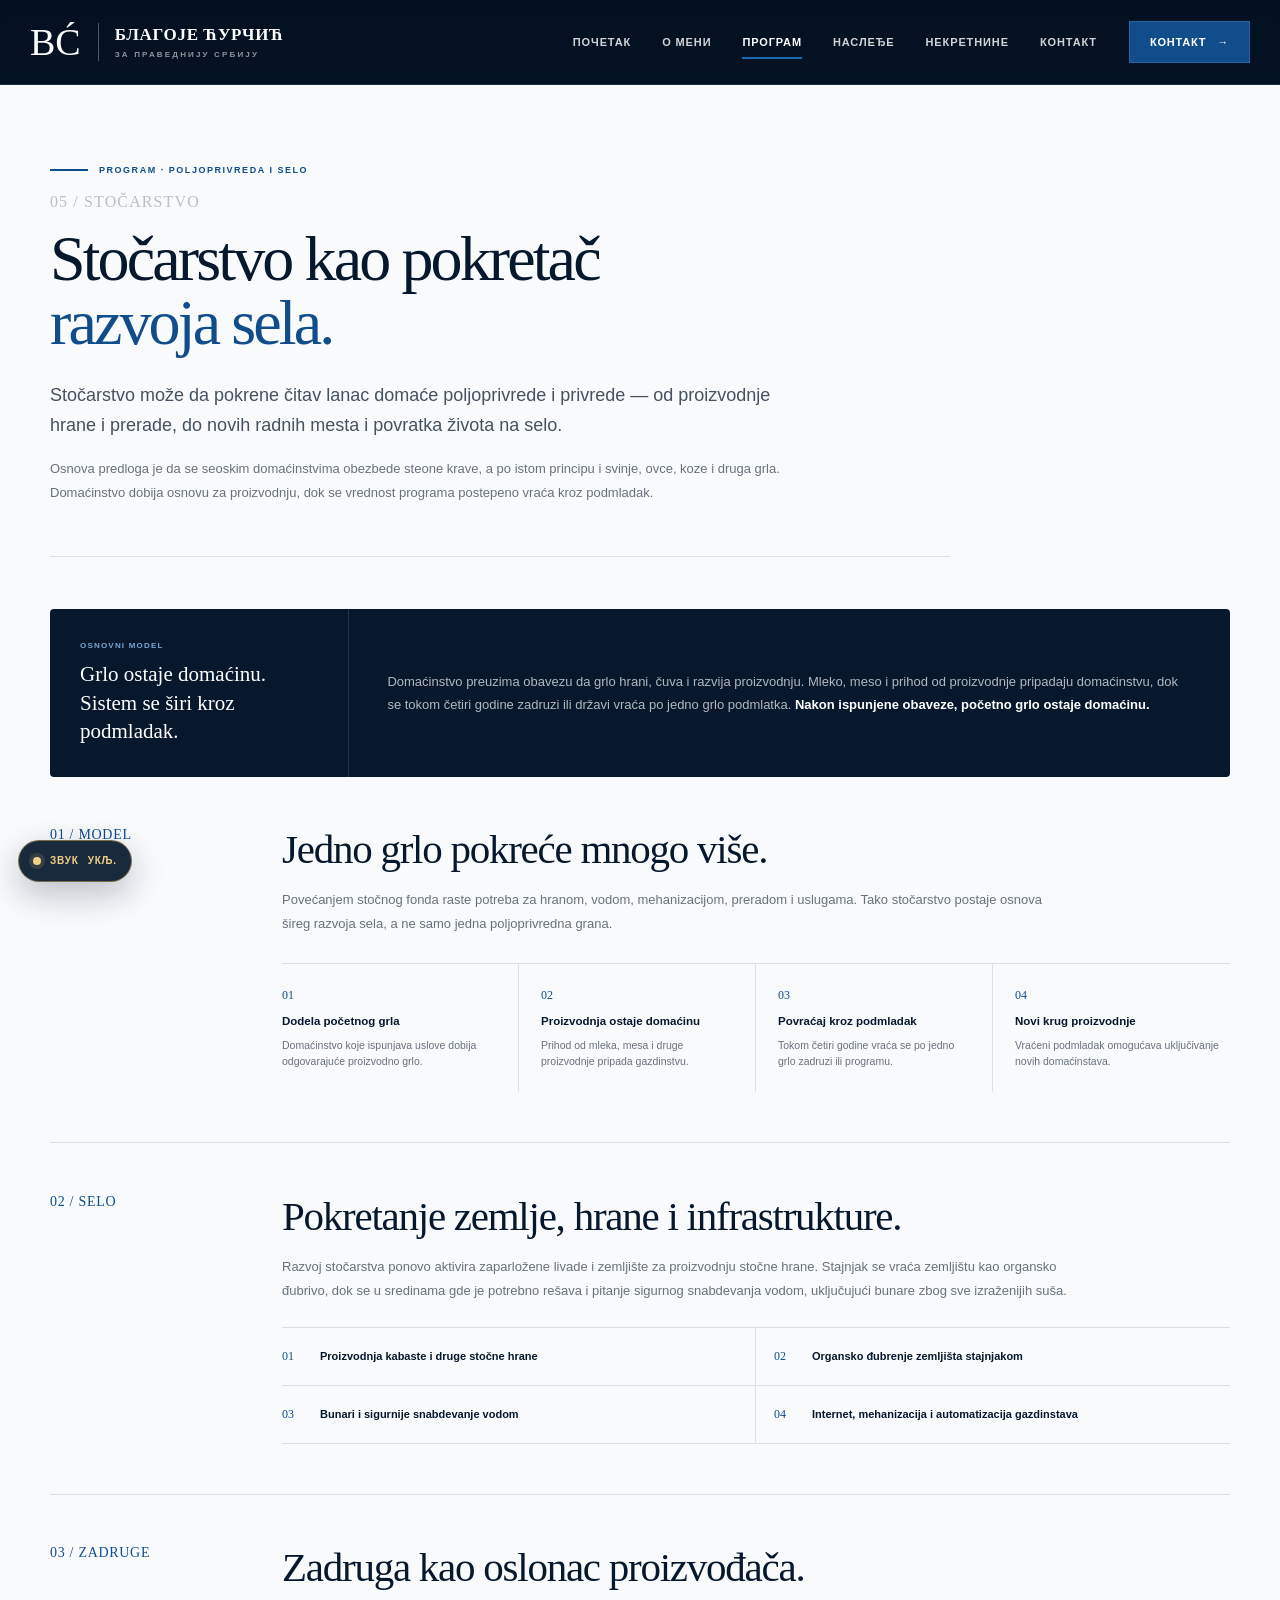
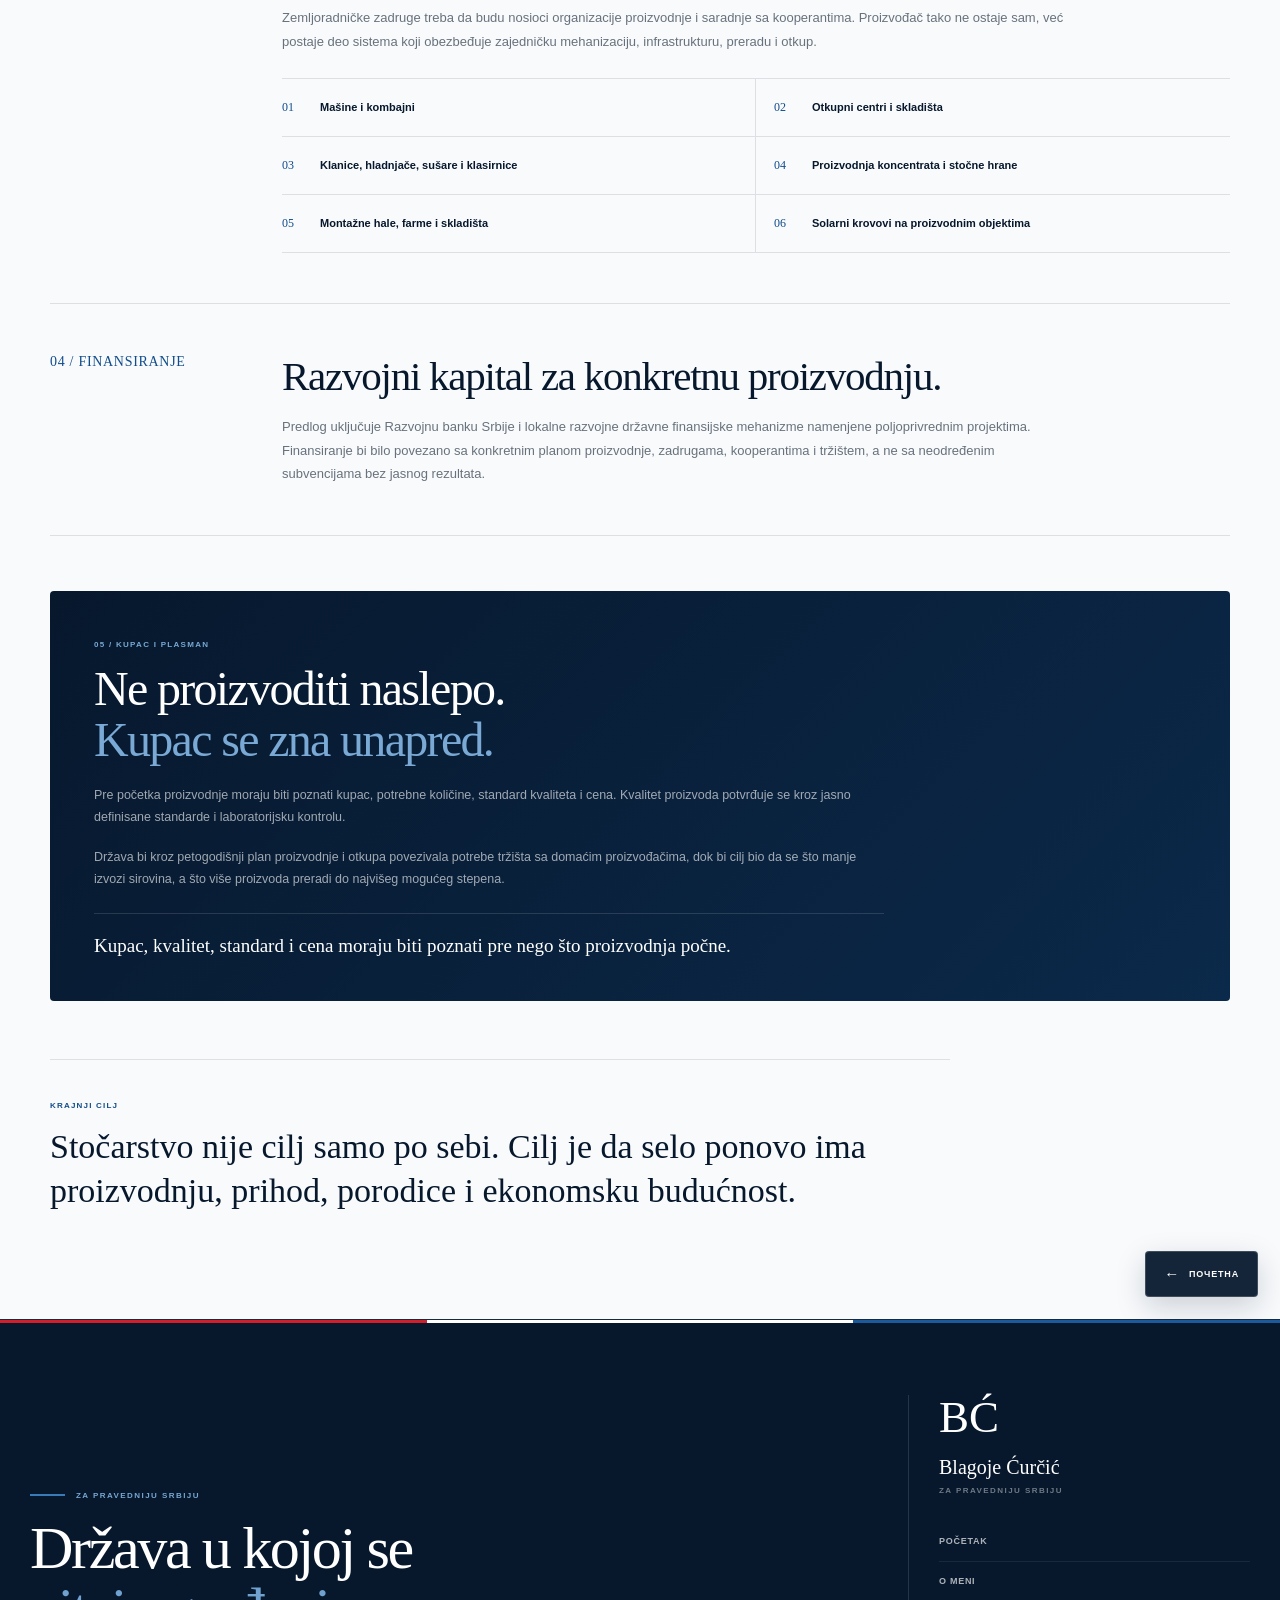
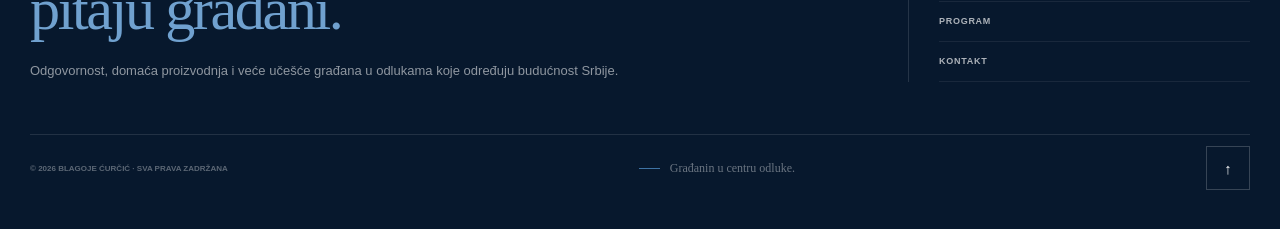
<file: stocarstvo.html>
<!doctype html>
<html lang="sr">
<head>
<meta charset="utf-8">
<meta name="viewport" content="width=device-width,initial-scale=1,viewport-fit=cover">
<meta name="theme-color" content="#07182d">
<title>Stočarstvo — Blagoje Ćurčić</title>
<meta name="description" content="Stočarstvo kao pokretač razvoja sela. Program obnove stočnog fonda i zemljoradničkih zadruga.">
<style>
html,body{margin:0;padding:0;width:100%;min-height:100%;overflow-x:hidden;}
body{background:#f8fafc;}
</style>
<link rel="stylesheet" href="bc-core.css">
</head>
<body>

<style>
/* =========================================================
   HEADER (SHARED)
========================================================= */
html { scroll-behavior: smooth; }
#bc-header-wrap {
    --navy: #07182d; --blue: #124d8b; --blue-hover: #1763ad; --white: #ffffff;
    position: relative; width: 100vw; margin-left: calc(50% - 50vw);
    font-family: Arial, Helvetica, sans-serif; background: #07182d;
}
#bc-header-wrap *, #bc-header-wrap *::before, #bc-header-wrap *::after { box-sizing: border-box; }
#bc-header-wrap .bc-header {
    position: relative; top: 0; left: 0; right: 0; z-index: 30;
    border-bottom: 1px solid rgba(255,255,255,.12);
    background: linear-gradient(to bottom, rgba(3,15,30,.85), rgba(3,15,30,.60));
    backdrop-filter: blur(4px); -webkit-backdrop-filter: blur(4px);
}
#bc-header-wrap .bc-header-inner {
    width: min(1320px, calc(100% - 60px)); min-height: 84px; margin: 0 auto;
    display: flex; align-items: center; justify-content: space-between; gap: 32px;
}
#bc-header-wrap .bc-brand { display: flex; align-items: center; gap: 16px; color: #fff; text-decoration: none; flex-shrink: 0; }
#bc-header-wrap .bc-monogram { font-family: Georgia, serif; font-size: 38px; line-height: 1; color: #fff; padding-right: 17px; border-right: 1px solid rgba(255,255,255,.3); }
#bc-header-wrap .bc-brand-name { font-family: Georgia, serif; font-size: 17px; font-weight: 600; letter-spacing: .04em; color: #fff; }
#bc-header-wrap .bc-brand-subtitle { margin-top: 5px; font-size: 8px; font-weight: 700; text-transform: uppercase; letter-spacing: .27em; color: rgba(255,255,255,.55); }
#bc-header-wrap .bc-nav { display: flex; align-items: center; gap: 31px; margin-left: auto; }
#bc-header-wrap .bc-nav a {
    position: relative; padding: 32px 0; color: #fff; font-size: 11px; font-weight: 700;
    letter-spacing: .08em; text-transform: uppercase; text-decoration: none; opacity: .82;
    transition: opacity .25s ease, color .25s ease;
}
#bc-header-wrap .bc-nav a:hover { opacity: 1; }
#bc-header-wrap .bc-nav a::after {
    content: ""; position: absolute; left: 0; bottom: 21px; width: 0; height: 2px;
    background: #1c67ad; transition: width .25s ease;
}
#bc-header-wrap .bc-nav a:hover::after, #bc-header-wrap .bc-nav a.bc-current::after { width: 100%; }
#bc-header-wrap .bc-nav a.bc-current { opacity: 1; }
#bc-header-wrap .bc-header-button {
    min-height: 42px; padding: 0 20px; display: inline-flex; align-items: center; justify-content: center;
    gap: 11px; color: #fff; background: #124d8b; border: 1px solid #2466a3; text-decoration: none;
    font-size: 11px; font-weight: 800; letter-spacing: .07em; text-transform: uppercase; transition: .25s ease; flex-shrink: 0;
}
#bc-header-wrap .bc-header-button:hover { background: #1763ad; transform: translateY(-1px); }
#bc-header-wrap .bc-menu-button {
    display: none; position: relative; width: 44px; height: 44px; padding: 0;
    align-items: center; justify-content: center; border: 1px solid rgba(255,255,255,.25);
    background: rgba(7,24,45,.18); color: #fff; cursor: pointer; transition: background .25s ease;
}
#bc-header-wrap .bc-menu-icon { position: relative; display: block; width: 19px; height: 14px; }
#bc-header-wrap .bc-menu-icon span {
    position: absolute; left: 0; width: 19px; height: 1.5px; background: #fff;
    transition: transform .28s ease, opacity .2s ease, top .28s ease;
}
#bc-header-wrap .bc-menu-icon span:nth-child(1) { top: 0; }
#bc-header-wrap .bc-menu-icon span:nth-child(2) { top: 6px; }
#bc-header-wrap .bc-menu-icon span:nth-child(3) { top: 12px; }
#bc-header-wrap .bc-menu-button.bc-active .bc-menu-icon span:nth-child(1) { top: 6px; transform: rotate(45deg); }
#bc-header-wrap .bc-menu-button.bc-active .bc-menu-icon span:nth-child(2) { opacity: 0; }
#bc-header-wrap .bc-menu-button.bc-active .bc-menu-icon span:nth-child(3) { top: 6px; transform: rotate(-45deg); }

@media (max-width: 1050px) {
    #bc-header-wrap .bc-nav { display: none; }
    #bc-header-wrap .bc-header-button { margin-left: auto; }
    #bc-header-wrap .bc-menu-button { display: flex; }
    #bc-header-wrap .bc-nav.bc-open {
        display: flex; position: absolute; top: 84px; left: 0; right: 0; margin: 0;
        padding: 8px 30px 18px; flex-direction: column; align-items: stretch; gap: 0;
        background: rgba(5,21,40,.985); border-top: 1px solid rgba(255,255,255,.05);
        border-bottom: 1px solid rgba(255,255,255,.12); box-shadow: 0 18px 40px rgba(0,0,0,.18);
    }
    #bc-header-wrap .bc-nav.bc-open a {
        position: relative; width: 100%; min-height: 54px; padding: 0; display: flex;
        align-items: center; border-bottom: 1px solid rgba(255,255,255,.08);
        font-family: Georgia, serif; font-size: 16px; font-weight: 400; text-transform: none; opacity: .82;
    }
    #bc-header-wrap .bc-nav.bc-open a:last-child { border-bottom: 0; }
}
@media (max-width: 700px) {
    #bc-header-wrap .bc-header-inner { width: calc(100% - 24px); min-height: 68px; }
    #bc-header-wrap .bc-monogram { font-size: 29px; padding-right: 11px; }
    #bc-header-wrap .bc-brand-name { font-size: 13px; }
    #bc-header-wrap .bc-brand-subtitle, #bc-header-wrap .bc-header-button { display: none; }
    #bc-header-wrap .bc-nav.bc-open { top: 68px; padding: 6px 18px 14px; }
}

/* =========================================================
   STALNO DUGME ZA POVRATAK
========================================================= */
.bc-back-home {
    position: fixed; z-index: 9990; right: 22px; bottom: 22px; min-height: 46px; padding: 0 18px;
    display: inline-flex; align-items: center; justify-content: center; gap: 9px;
    border: 1px solid rgba(255,255,255,.18); background: rgba(7,24,45,.94); color: #fff;
    text-decoration: none; box-shadow: 0 10px 30px rgba(7,24,45,.18); font-size: 9px;
    font-weight: 800; letter-spacing: .09em; text-transform: uppercase; border-radius: 4px;
    transition: all .22s ease;
}
.bc-back-home span { font-size: 15px; line-height: 1; transition: transform .22s ease; }
.bc-back-home:hover { background: #124d8b; border-color: #124d8b; transform: translateY(-2px); }
.bc-back-home:hover span { transform: translateX(-3px); }

/* =========================================================
   STOČARSTVO SPECIFIČNI STILOVI
========================================================= */
#bc-stocarstvo-program{
    --navy:#07182d; --blue:#124d8b; --blue2:#1763ad; --bg:#f8fafc; --white:#ffffff;
    --text:#17212c; --muted:#68727c; --line:rgba(7,24,45,.11); --soft:#edf3f7;
    position:relative; width:100vw; margin-left:calc(50% - 50vw); overflow:hidden;
    background:var(--bg); color:var(--text); font-family:Arial,Helvetica,sans-serif;
}
#bc-stocarstvo-program *, #bc-stocarstvo-program *::before, #bc-stocarstvo-program *::after{ box-sizing:border-box; }
#bc-stocarstvo-program .bc-stp-inner{ width:min(1180px,calc(100% - 48px)); margin:0 auto; padding:80px 0 105px; }
#bc-stocarstvo-program .bc-stp-hero{ max-width:900px; padding-bottom:52px; border-bottom:1px solid var(--line); }
#bc-stocarstvo-program .bc-stp-label{ display:flex; align-items:center; gap:11px; margin-bottom:18px; color:var(--blue); font-size:9px; font-weight:800; letter-spacing:.17em; text-transform:uppercase; }
#bc-stocarstvo-program .bc-stp-label::before{ content:""; width:38px; height:2px; background:var(--blue); }
#bc-stocarstvo-program .bc-stp-index{ margin-bottom:16px; color:rgba(7,24,45,.26); font-family:Georgia,serif; font-size:16px; letter-spacing:.07em; }
#bc-stocarstvo-program .bc-stp-title{ max-width:850px; margin:0; color:var(--navy); font-family:Georgia,serif; font-size:clamp(44px,5vw,66px); font-weight:400; line-height:1; letter-spacing:-.045em; }
#bc-stocarstvo-program .bc-stp-title span{ color:var(--blue); }
#bc-stocarstvo-program .bc-stp-lead{ max-width:760px; margin:25px 0 0; color:#46525e; font-size:18px; line-height:1.68; }
#bc-stocarstvo-program .bc-stp-copy{ max-width:760px; margin:17px 0 0; color:var(--muted); font-size:13px; line-height:1.8; }
#bc-stocarstvo-program .bc-stp-principle{ margin-top:52px; display:grid; grid-template-columns:minmax(220px,.34fr) minmax(0,1fr); background:var(--navy); color:#fff; border-radius:4px; overflow:hidden; }
#bc-stocarstvo-program .bc-stp-principle-side{ padding:32px 30px; border-right:1px solid rgba(255,255,255,.12); }
#bc-stocarstvo-program .bc-stp-principle-side small{ display:block; color:#77a7d2; font-size:8px; font-weight:800; letter-spacing:.15em; text-transform:uppercase; }
#bc-stocarstvo-program .bc-stp-principle-side strong{ display:block; margin-top:10px; color:#fff; font-family:Georgia,serif; font-size:21px; font-weight:400; line-height:1.35; }
#bc-stocarstvo-program .bc-stp-principle-main{ padding:32px 38px; display:flex; align-items:center; }
#bc-stocarstvo-program .bc-stp-principle-main p{ max-width:820px; margin:0; color:rgba(255,255,255,.69); font-size:13px; line-height:1.8; }
#bc-stocarstvo-program .bc-stp-principle-main strong{ color:#fff; }
#bc-stocarstvo-program .bc-stp-section{ display:grid; grid-template-columns:180px minmax(0,1fr); gap:52px; padding:50px 0; border-bottom:1px solid var(--line); }
#bc-stocarstvo-program .bc-stp-section-number{ color:var(--blue); font-family:Georgia,serif; font-size:14px; letter-spacing:.05em; }
#bc-stocarstvo-program .bc-stp-section-content h3{ max-width:760px; margin:0; color:var(--navy); font-family:Georgia,serif; font-size:clamp(28px,3.2vw,42px); font-weight:400; line-height:1.08; letter-spacing:-.03em; }
#bc-stocarstvo-program .bc-stp-section-content > p{ max-width:790px; margin:17px 0 0; color:var(--muted); font-size:13px; line-height:1.8; }
#bc-stocarstvo-program .bc-stp-steps{ margin-top:28px; display:grid; grid-template-columns:repeat(4,minmax(0,1fr)); border-top:1px solid var(--line); }
#bc-stocarstvo-program .bc-stp-step{ padding:24px 22px 22px 0; border-right:1px solid var(--line); }
#bc-stocarstvo-program .bc-stp-step:not(:first-child){ padding-left:22px; }
#bc-stocarstvo-program .bc-stp-step:last-child{ border-right:0; padding-right:0; }
#bc-stocarstvo-program .bc-stp-step span{ display:block; margin-bottom:10px; color:var(--blue); font-family:Georgia,serif; font-size:12px; }
#bc-stocarstvo-program .bc-stp-step strong{ display:block; color:var(--navy); font-size:11.5px; line-height:1.45; }
#bc-stocarstvo-program .bc-stp-step p{ margin:7px 0 0; color:var(--muted); font-size:10.5px; line-height:1.6; }
#bc-stocarstvo-program .bc-stp-list{ margin-top:25px; display:grid; grid-template-columns:repeat(2,minmax(0,1fr)); border-top:1px solid var(--line); }
#bc-stocarstvo-program .bc-stp-list-item{ min-height:58px; display:grid; grid-template-columns:28px minmax(0,1fr); gap:10px; align-items:center; padding:12px 18px 12px 0; border-bottom:1px solid var(--line); }
#bc-stocarstvo-program .bc-stp-list-item:nth-child(odd){ border-right:1px solid var(--line); }
#bc-stocarstvo-program .bc-stp-list-item:nth-child(even){ padding-left:18px; }
#bc-stocarstvo-program .bc-stp-list-item span{ color:var(--blue); font-family:Georgia,serif; font-size:12px; }
#bc-stocarstvo-program .bc-stp-list-item strong{ color:var(--navy); font-size:11px; line-height:1.45; }
#bc-stocarstvo-program .bc-stp-market{ margin-top:55px; padding:42px 44px; background:linear-gradient(135deg,#07182d 0%,#0b294a 100%); color:#fff; border-radius:4px; }
#bc-stocarstvo-program .bc-stp-market small{ color:#78a8d3; font-size:8px; font-weight:800; letter-spacing:.16em; text-transform:uppercase; }
#bc-stocarstvo-program .bc-stp-market h3{ max-width:780px; margin:13px 0 0; color:#fff; font-family:Georgia,serif; font-size:clamp(32px,4vw,48px); font-weight:400; line-height:1.06; letter-spacing:-.035em; }
#bc-stocarstvo-program .bc-stp-market h3 span{ color:#79a9d4; }
#bc-stocarstvo-program .bc-stp-market p{ max-width:790px; margin:18px 0 0; color:rgba(255,255,255,.62); font-size:12.5px; line-height:1.78; }
#bc-stocarstvo-program .bc-stp-market-rule{ max-width:790px; margin-top:22px; padding-top:19px; border-top:1px solid rgba(255,255,255,.13); color:#fff; font-family:Georgia,serif; font-size:19px; line-height:1.4; }
#bc-stocarstvo-program .bc-stp-final{ max-width:900px; margin-top:58px; padding-top:34px; border-top:1px solid var(--line); }
#bc-stocarstvo-program .bc-stp-final small{ color:var(--blue); font-size:8px; font-weight:800; letter-spacing:.15em; text-transform:uppercase; }
#bc-stocarstvo-program .bc-stp-final p{ margin:13px 0 0; color:var(--navy); font-family:Georgia,serif; font-size:clamp(23px,2.7vw,34px); line-height:1.3; }

@media(max-width:800px){
    #bc-stocarstvo-program .bc-stp-inner{ width:100%; padding:56px max(17px,env(safe-area-inset-right)) 72px max(17px,env(safe-area-inset-left)); }
    #bc-stocarstvo-program .bc-stp-title{ font-size:clamp(38px,10.5vw,50px); }
    #bc-stocarstvo-program .bc-stp-lead{ font-size:15.5px; line-height:1.6; }
    #bc-stocarstvo-program .bc-stp-principle{ grid-template-columns:1fr; }
    #bc-stocarstvo-program .bc-stp-principle-side{ padding:23px 20px; border-right:0; border-bottom:1px solid rgba(255,255,255,.11); }
    #bc-stocarstvo-program .bc-stp-principle-main{ padding:23px 20px; }
    #bc-stocarstvo-program .bc-stp-section{ grid-template-columns:1fr; gap:13px; padding:39px 0; }
    #bc-stocarstvo-program .bc-stp-section-content h3{ font-size:clamp(29px,8vw,38px); }
    #bc-stocarstvo-program .bc-stp-steps{ grid-template-columns:1fr; }
    #bc-stocarstvo-program .bc-stp-step, #bc-stocarstvo-program .bc-stp-step:not(:first-child), #bc-stocarstvo-program .bc-stp-step:last-child{ padding:18px 0; border-right:0; border-bottom:1px solid var(--line); }
    #bc-stocarstvo-program .bc-stp-step:last-child{ border-bottom:0; }
    #bc-stocarstvo-program .bc-stp-list{ grid-template-columns:1fr; }
    #bc-stocarstvo-program .bc-stp-list-item, #bc-stocarstvo-program .bc-stp-list-item:nth-child(odd), #bc-stocarstvo-program .bc-stp-list-item:nth-child(even){ padding:12px 0; border-right:0; }
    #bc-stocarstvo-program .bc-stp-market{ margin-top:42px; padding:30px 22px; }
    #bc-stocarstvo-program .bc-stp-market h3{ font-size:clamp(29px,8.4vw,39px); }
    #bc-stocarstvo-program .bc-stp-market-rule{ font-size:17px; }
}

/* =========================================================
   FOOTER (SHARED)
========================================================= */
#bc-footer {
    --navy:#07182d; --blue:#124d8b; width:100vw; margin-left:calc(50% - 50vw);
    overflow:hidden; background:var(--navy); color:#fff; font-family:Arial,Helvetica,sans-serif;
    border-top: 1px solid rgba(255,255,255,.08);
}
#bc-footer .bc-footer-line {
    width:100%; height:3px;
    background:linear-gradient(90deg,#d21f2b 0%,#d21f2b 33.33%,#ffffff 33.33%,#ffffff 66.66%,#1b5a9d 66.66%,#1b5a9d 100%);
}
#bc-footer .bc-footer-inner { width:min(1220px, calc(100% - 48px)); margin:0 auto; padding:72px 0 27px; }
#bc-footer .bc-footer-main { display:grid; grid-template-columns:minmax(0,1.4fr) minmax(240px,.6fr); gap:80px; align-items:end; padding-bottom:52px; border-bottom:1px solid rgba(255,255,255,.11); }
#bc-footer .bc-footer-label { display:flex; align-items:center; gap:11px; margin-bottom:17px; color:#77a6d1; font-size:8px; font-weight:800; letter-spacing:.18em; text-transform:uppercase; }
#bc-footer .bc-footer-label::before { content:""; width:35px; height:2px; background:#397bb7; }
#bc-footer .bc-footer-title { max-width:760px; margin:0; color:#fff; font-family:Georgia,serif; font-size:clamp(38px,4.7vw,61px); font-weight:400; line-height:1.02; letter-spacing:-.04em; }
#bc-footer .bc-footer-title span { color:#70a1cf; }
#bc-footer .bc-footer-copy { max-width:600px; margin:20px 0 0; color:rgba(255,255,255,.55); font-size:13px; line-height:1.7; }
#bc-footer .bc-footer-brand { padding-left:30px; border-left:1px solid rgba(255,255,255,.12); }
#bc-footer .bc-footer-monogram { margin-bottom:16px; color:#fff; font-family:Georgia,serif; font-size:45px; line-height:1; }
#bc-footer .bc-footer-name { color:#fff; font-family:Georgia,serif; font-size:20px; font-weight:500; }
#bc-footer .bc-footer-tagline { margin-top:7px; color:rgba(255,255,255,.42); font-size:8px; font-weight:800; letter-spacing:.18em; text-transform:uppercase; }
#bc-footer .bc-footer-nav { margin-top:27px; display:flex; flex-direction:column; align-items:flex-start; }
#bc-footer .bc-footer-nav a {
    position:relative; width:100%; min-height:39px; display:flex; align-items:center;
    color:rgba(255,255,255,.67); border-bottom:1px solid rgba(255,255,255,.07); text-decoration:none;
    font-size:9px; font-weight:800; letter-spacing:.08em; text-transform:uppercase; transition:color .2s ease;
}
#bc-footer .bc-footer-nav a:hover { color:#fff; }
#bc-footer .bc-footer-bottom { min-height:67px; display:flex; align-items:center; justify-content:space-between; gap:30px; }
#bc-footer .bc-footer-copyright { color:rgba(255,255,255,.34); font-size:8px; font-weight:700; text-transform:uppercase; }
#bc-footer .bc-footer-principle { display:flex; align-items:center; gap:10px; color:rgba(255,255,255,.40); font-family:Georgia,serif; font-size:12px; }
#bc-footer .bc-footer-principle::before { content:""; width:21px; height:1px; background:#3e73a4; }
#bc-footer .bc-footer-top {
    width:42px; height:42px; flex:0 0 42px; display:grid; place-items:center;
    border:1px solid rgba(255,255,255,.19); color:#fff; background:transparent; text-decoration:none; font-size:15px; transition:.2s ease;
}
#bc-footer .bc-footer-top:hover { background:var(--blue); border-color:var(--blue); }

@media(max-width:767px) {
    #bc-footer .bc-footer-inner { width:100%; padding:57px max(17px,env(safe-area-inset-right)) 20px max(17px,env(safe-area-inset-left)); }
    #bc-footer .bc-footer-main { grid-template-columns:1fr; gap:39px; padding-bottom:38px; }
    #bc-footer .bc-footer-brand { padding:27px 0 0; border-left:0; border-top:1px solid rgba(255,255,255,.11); }
    #bc-footer .bc-footer-bottom { min-height:0; padding-top:20px; display:grid; grid-template-columns:minmax(0,1fr) 42px; gap:15px; }
    #bc-footer .bc-footer-copyright { grid-column:1; grid-row:2; }
    #bc-footer .bc-footer-principle { grid-column:1 / -1; grid-row:1; }
    #bc-footer .bc-footer-top { grid-column:2; grid-row:2; }
}
</style>

<div id="bc-header-wrap">
    <header class="bc-header">
        <div class="bc-header-inner">
            <a class="bc-brand" href="index.html">
                <div class="bc-monogram">BĆ</div>
                <div>
                    <div class="bc-brand-name">БЛАГОЈЕ ЋУРЧИЋ</div>
                    <div class="bc-brand-subtitle">За праведнију Србију</div>
                </div>
            </a>
            <nav class="bc-nav" id="bcNav" aria-label="Glavna navigacija">
                <a href="index.html">Почетак</a>
                <a href="index.html#bc-about">О мени</a>
                <a href="index.html#bc-principles" class="bc-current">Програм</a>
                <a href="index.html#bc-heritage">Наслеђе</a>
                <a href="nekretnine.html">Некретнине</a>
                <a href="kontakt.html">Контакт</a>
            </nav>
            <a class="bc-header-button" href="kontakt.html">Контакт <span>→</span></a>
            <button id="bcMenuButton" class="bc-menu-button" type="button" aria-label="Отвори навигацију" aria-expanded="false" aria-controls="bcNav">
                <span class="bc-menu-icon"><span></span><span></span><span></span></span>
            </button>
        </div>
    </header>
</div>

<section id="bc-stocarstvo-program">
    <!-- POVRATAK NA POČETNU -->
    <a class="bc-back-home" href="index.html" aria-label="Врати се на почетну страницу">
        <span>←</span> Почетна
    </a>

    <div class="bc-stp-inner">
        <!-- HERO -->
        <div class="bc-stp-hero">
            <div class="bc-stp-label">Program · Poljoprivreda i selo</div>
            <div class="bc-stp-index">05 / STOČARSTVO</div>
            <h2 class="bc-stp-title">
                Stočarstvo kao pokretač<br><span>razvoja sela.</span>
            </h2>
            <p class="bc-stp-lead">
                Stočarstvo može da pokrene čitav lanac domaće poljoprivrede i privrede — od proizvodnje hrane i prerade, do novih radnih mesta i povratka života na selo.
            </p>
            <p class="bc-stp-copy">
                Osnova predloga je da se seoskim domaćinstvima obezbede steone krave, a po istom principu i svinje, ovce, koze i druga grla. Domaćinstvo dobija osnovu za proizvodnju, dok se vrednost programa postepeno vraća kroz podmladak.
            </p>
        </div>

        <!-- PRINCIPLE -->
        <div class="bc-stp-principle">
            <div class="bc-stp-principle-side">
                <small>Osnovni model</small>
                <strong>Grlo ostaje domaćinu. Sistem se širi kroz podmladak.</strong>
            </div>
            <div class="bc-stp-principle-main">
                <p>
                    Domaćinstvo preuzima obavezu da grlo hrani, čuva i razvija proizvodnju. Mleko, meso i prihod od proizvodnje pripadaju domaćinstvu, dok se tokom četiri godine zadruzi ili državi vraća po jedno grlo podmlatka.
                    <strong>Nakon ispunjene obaveze, početno grlo ostaje domaćinu.</strong>
                </p>
            </div>
        </div>

        <!-- 01 -->
        <div class="bc-stp-section">
            <div class="bc-stp-section-number">01 / MODEL</div>
            <div class="bc-stp-section-content">
                <h3>Jedno grlo pokreće mnogo više.</h3>
                <p>Povećanjem stočnog fonda raste potreba za hranom, vodom, mehanizacijom, preradom i uslugama. Tako stočarstvo postaje osnova šireg razvoja sela, a ne samo jedna poljoprivredna grana.</p>
                <div class="bc-stp-steps">
                    <div class="bc-stp-step">
                        <span>01</span>
                        <strong>Dodela početnog grla</strong>
                        <p>Domaćinstvo koje ispunjava uslove dobija odgovarajuće proizvodno grlo.</p>
                    </div>
                    <div class="bc-stp-step">
                        <span>02</span>
                        <strong>Proizvodnja ostaje domaćinu</strong>
                        <p>Prihod od mleka, mesa i druge proizvodnje pripada gazdinstvu.</p>
                    </div>
                    <div class="bc-stp-step">
                        <span>03</span>
                        <strong>Povraćaj kroz podmladak</strong>
                        <p>Tokom četiri godine vraća se po jedno grlo zadruzi ili programu.</p>
                    </div>
                    <div class="bc-stp-step">
                        <span>04</span>
                        <strong>Novi krug proizvodnje</strong>
                        <p>Vraćeni podmladak omogućava uključivanje novih domaćinstava.</p>
                    </div>
                </div>
            </div>
        </div>

        <!-- 02 -->
        <div class="bc-stp-section">
            <div class="bc-stp-section-number">02 / SELO</div>
            <div class="bc-stp-section-content">
                <h3>Pokretanje zemlje, hrane i infrastrukture.</h3>
                <p>Razvoj stočarstva ponovo aktivira zaparložene livade i zemljište za proizvodnju stočne hrane. Stajnjak se vraća zemljištu kao organsko đubrivo, dok se u sredinama gde je potrebno rešava i pitanje sigurnog snabdevanja vodom, uključujući bunare zbog sve izraženijih suša.</p>
                <div class="bc-stp-list">
                    <div class="bc-stp-list-item"><span>01</span><strong>Proizvodnja kabaste i druge stočne hrane</strong></div>
                    <div class="bc-stp-list-item"><span>02</span><strong>Organsko đubrenje zemljišta stajnjakom</strong></div>
                    <div class="bc-stp-list-item"><span>03</span><strong>Bunari i sigurnije snabdevanje vodom</strong></div>
                    <div class="bc-stp-list-item"><span>04</span><strong>Internet, mehanizacija i automatizacija gazdinstava</strong></div>
                </div>
            </div>
        </div>

        <!-- 03 -->
        <div class="bc-stp-section">
            <div class="bc-stp-section-number">03 / ZADRUGE</div>
            <div class="bc-stp-section-content">
                <h3>Zadruga kao oslonac proizvođača.</h3>
                <p>Zemljoradničke zadruge treba da budu nosioci organizacije proizvodnje i saradnje sa kooperantima. Proizvođač tako ne ostaje sam, već postaje deo sistema koji obezbeđuje zajedničku mehanizaciju, infrastrukturu, preradu i otkup.</p>
                <div class="bc-stp-list">
                    <div class="bc-stp-list-item"><span>01</span><strong>Mašine i kombajni</strong></div>
                    <div class="bc-stp-list-item"><span>02</span><strong>Otkupni centri i skladišta</strong></div>
                    <div class="bc-stp-list-item"><span>03</span><strong>Klanice, hladnjače, sušare i klasirnice</strong></div>
                    <div class="bc-stp-list-item"><span>04</span><strong>Proizvodnja koncentrata i stočne hrane</strong></div>
                    <div class="bc-stp-list-item"><span>05</span><strong>Montažne hale, farme i skladišta</strong></div>
                    <div class="bc-stp-list-item"><span>06</span><strong>Solarni krovovi na proizvodnim objektima</strong></div>
                </div>
            </div>
        </div>

        <!-- 04 -->
        <div class="bc-stp-section">
            <div class="bc-stp-section-number">04 / FINANSIRANJE</div>
            <div class="bc-stp-section-content">
                <h3>Razvojni kapital za konkretnu proizvodnju.</h3>
                <p>Predlog uključuje Razvojnu banku Srbije i lokalne razvojne državne finansijske mehanizme namenjene poljoprivrednim projektima. Finansiranje bi bilo povezano sa konkretnim planom proizvodnje, zadrugama, kooperantima i tržištem, a ne sa neodređenim subvencijama bez jasnog rezultata.</p>
            </div>
        </div>

        <!-- MARKET -->
        <div class="bc-stp-market">
            <small>05 / Kupac i plasman</small>
            <h3>Ne proizvoditi naslepo.<br><span>Kupac se zna unapred.</span></h3>
            <p>Pre početka proizvodnje moraju biti poznati kupac, potrebne količine, standard kvaliteta i cena. Kvalitet proizvoda potvrđuje se kroz jasno definisane standarde i laboratorijsku kontrolu.</p>
            <p>Država bi kroz petogodišnji plan proizvodnje i otkupa povezivala potrebe tržišta sa domaćim proizvođačima, dok bi cilj bio da se što manje izvozi sirovina, a što više proizvoda preradi do najvišeg mogućeg stepena.</p>
            <div class="bc-stp-market-rule">Kupac, kvalitet, standard i cena moraju biti poznati pre nego što proizvodnja počne.</div>
        </div>

        <!-- FINAL -->
        <div class="bc-stp-final">
            <small>Krajnji cilj</small>
            <p>Stočarstvo nije cilj samo po sebi. Cilj je da selo ponovo ima proizvodnju, prihod, porodice i ekonomsku budućnost.</p>
        </div>
    </div>
</section>

<footer id="bc-footer">
    <div class="bc-footer-line"></div>
    <div class="bc-footer-inner">
        <div class="bc-footer-main">
            <div>
                <div class="bc-footer-label">Za pravedniju Srbiju</div>
                <h2 class="bc-footer-title">Država u kojoj se<br><span>pitaju građani.</span></h2>
                <p class="bc-footer-copy">Odgovornost, domaća proizvodnja i veće učešće građana u odlukama koje određuju budućnost Srbije.</p>
            </div>
            <div class="bc-footer-brand">
                <div class="bc-footer-monogram">BĆ</div>
                <div class="bc-footer-name">Blagoje Ćurčić</div>
                <div class="bc-footer-tagline">Za pravedniju Srbiju</div>
                <nav class="bc-footer-nav" aria-label="Navigacija u podnožju">
                    <a href="index.html">Početak</a>
                    <a href="index.html#bc-about">O meni</a>
                    <a href="index.html#bc-principles">Program</a>
                    <a href="kontakt.html">Kontakt</a>
                </nav>
            </div>
        </div>
        <div class="bc-footer-bottom">
            <div class="bc-footer-copyright">© <span id="bcFooterYear">2026</span> Blagoje Ćurčić · Sva prava zadržana</div>
            <div class="bc-footer-principle">Građanin u centru odluke.</div>
            <a class="bc-footer-top" href="#bc-stocarstvo-program" aria-label="Nazad na vrh">↑</a>
        </div>
    </div>
</footer>

<script>
(function () {
    const btn = document.getElementById("bcMenuButton");
    const nav = document.getElementById("bcNav");
    if (btn && nav) {
        btn.addEventListener("click", function () {
            const open = nav.classList.toggle("bc-open");
            btn.classList.toggle("bc-active", open);
            btn.setAttribute("aria-expanded", open ? "true" : "false");
        });
    }
    const year = document.getElementById("bcFooterYear");
    if (year) { year.textContent = new Date().getFullYear(); }
})();
</script>
<script src="bc-engine.js"></script>
</body>
</html>
</file>
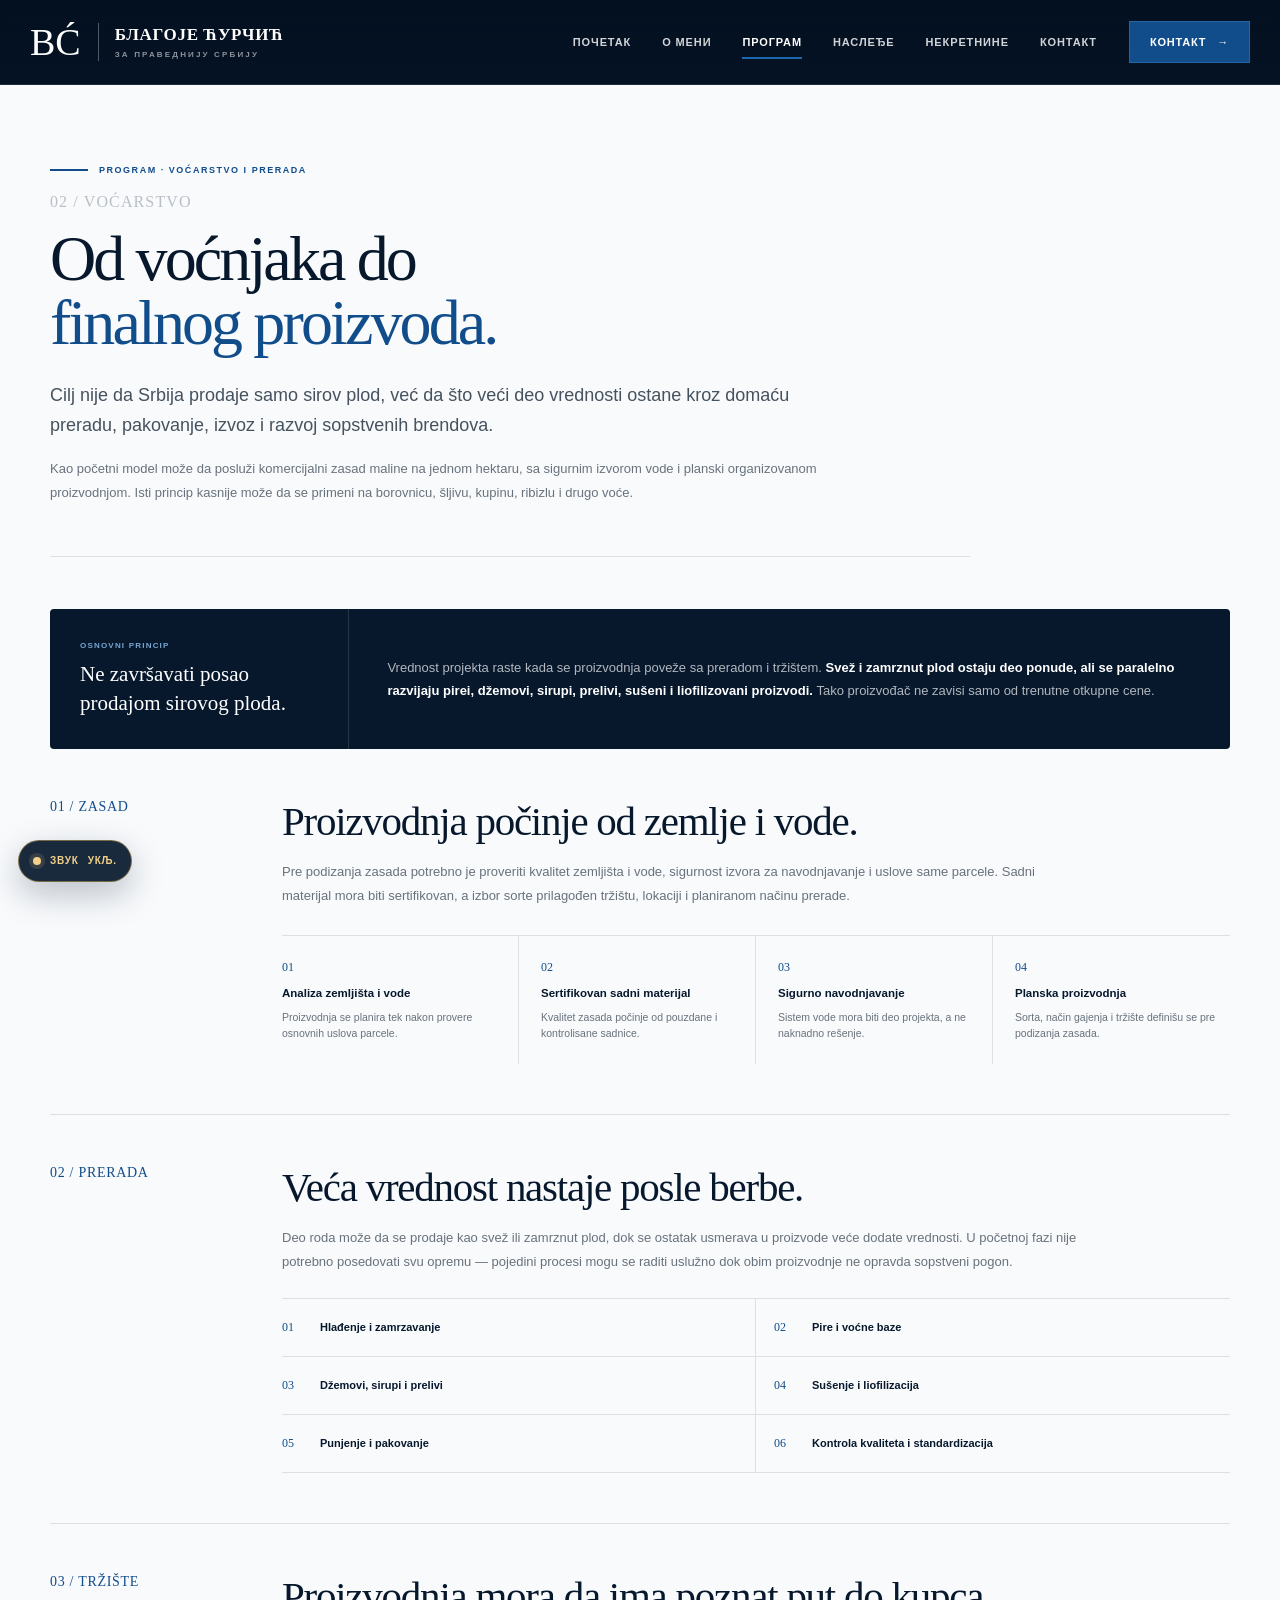
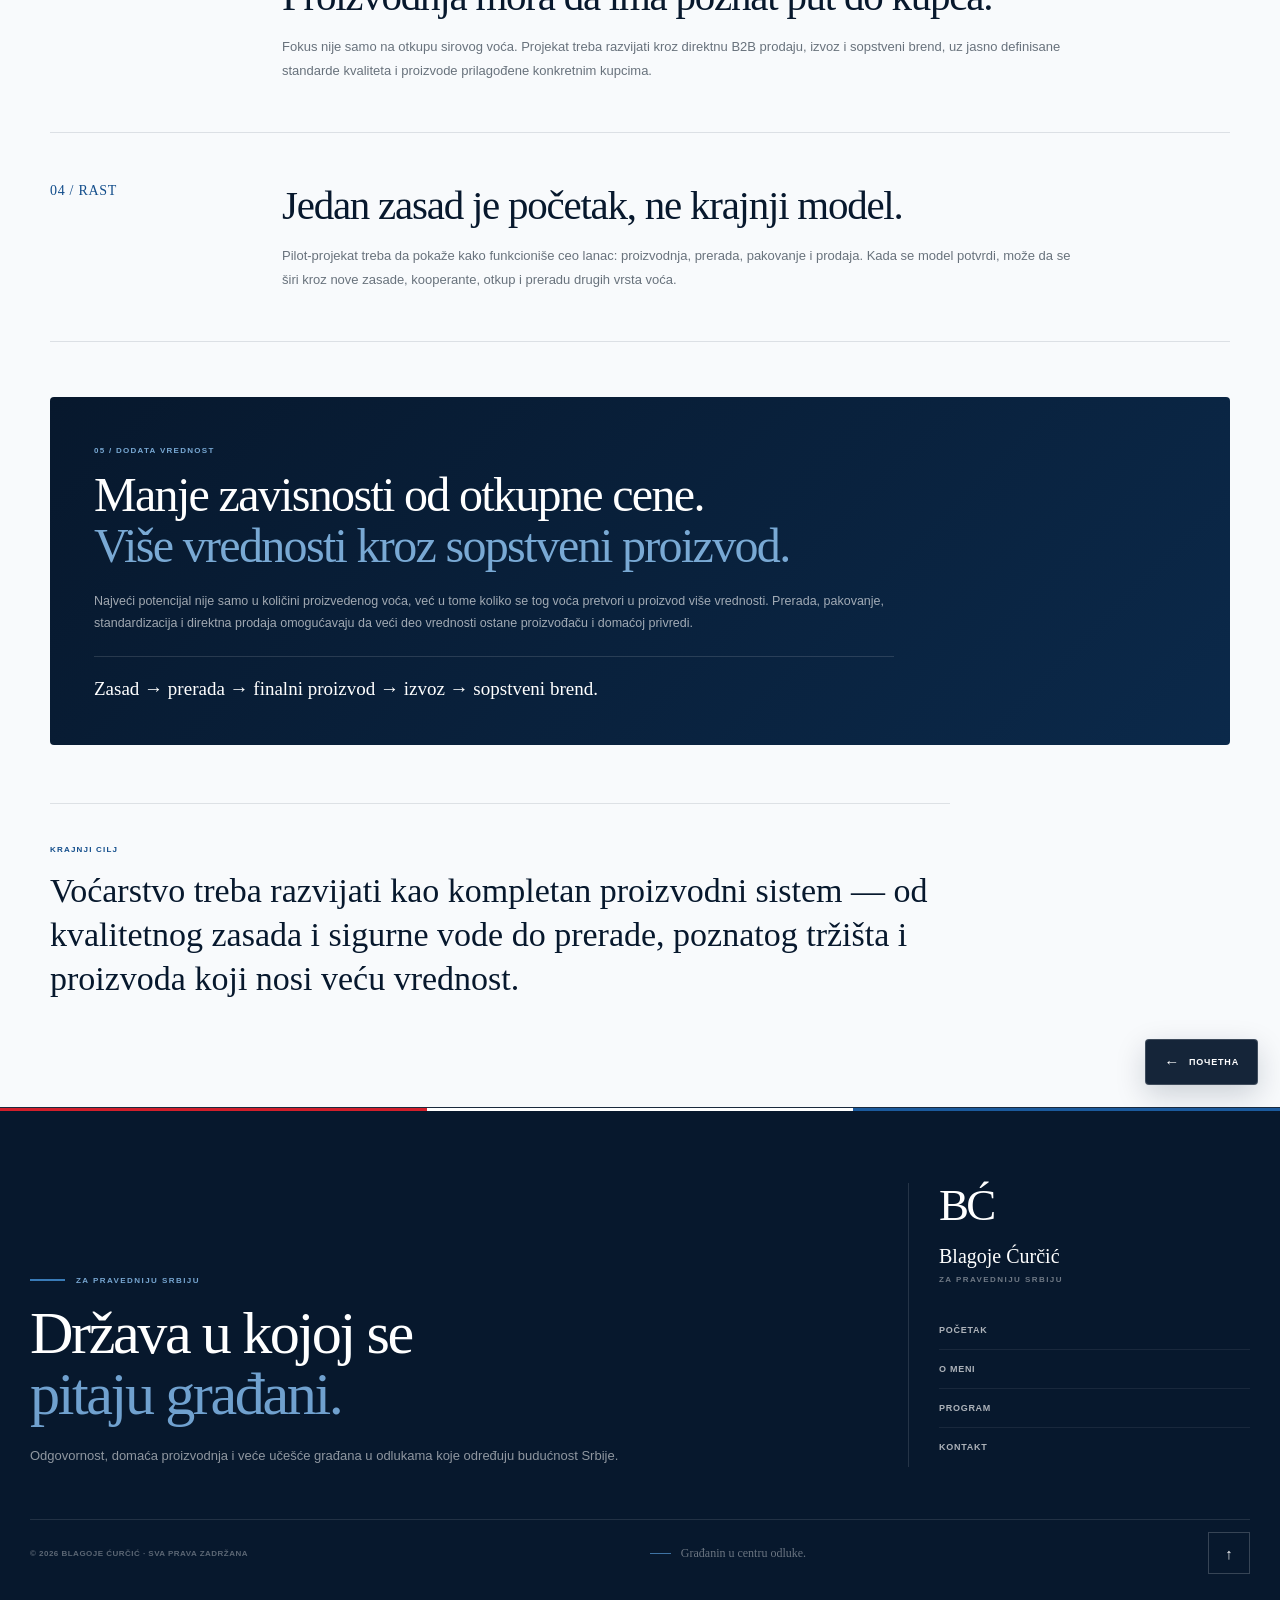
<file: vocarstvo.html>
<!doctype html>
<html lang="sr">
<head>
<meta charset="utf-8">
<meta name="viewport" content="width=device-width,initial-scale=1,viewport-fit=cover">
<meta name="theme-color" content="#07182d">
<title>Voćarstvo i prerada — Blagoje Ćurčić</title>
<meta name="description" content="Od voćnjaka do finalnog proizvoda. Program razvoja domaćeg voćarstva, prerade i izvoza gotovih proizvoda.">
<style>
html,body{margin:0;padding:0;width:100%;min-height:100%;overflow-x:hidden;}
body{background:#f8fafc;}
</style>
<link rel="stylesheet" href="bc-core.css">
</head>
<body>

<style>
/* =========================================================
   BLAGOJE ĆURČIĆ — HEADER (SHARED)
========================================================= */

html {
    scroll-behavior: smooth;
}

#bc-header-wrap {
    --navy: #07182d;
    --blue: #124d8b;
    --blue-hover: #1763ad;
    --white: #ffffff;

    position: relative;
    width: 100vw;
    margin-left: calc(50% - 50vw);
    font-family: Arial, Helvetica, sans-serif;
    background: #07182d;
}

#bc-header-wrap *,
#bc-header-wrap *::before,
#bc-header-wrap *::after {
    box-sizing: border-box;
}

#bc-header-wrap .bc-header {
    position: relative;
    top: 0;
    left: 0;
    right: 0;
    z-index: 30;
    border-bottom: 1px solid rgba(255,255,255,.12);
    background: linear-gradient(to bottom, rgba(3,15,30,.85), rgba(3,15,30,.60));
    backdrop-filter: blur(4px);
    -webkit-backdrop-filter: blur(4px);
}

#bc-header-wrap .bc-header-inner {
    width: min(1320px, calc(100% - 60px));
    min-height: 84px;
    margin: 0 auto;
    display: flex;
    align-items: center;
    justify-content: space-between;
    gap: 32px;
}

#bc-header-wrap .bc-brand {
    display: flex;
    align-items: center;
    gap: 16px;
    color: #fff;
    text-decoration: none;
    flex-shrink: 0;
}

#bc-header-wrap .bc-monogram {
    font-family: Georgia, "Times New Roman", serif;
    font-size: 38px;
    line-height: 1;
    color: #fff;
    padding-right: 17px;
    border-right: 1px solid rgba(255,255,255,.3);
}

#bc-header-wrap .bc-brand-name {
    font-family: Georgia, "Times New Roman", serif;
    font-size: 17px;
    font-weight: 600;
    letter-spacing: .04em;
    color: #fff;
}

#bc-header-wrap .bc-brand-subtitle {
    margin-top: 5px;
    font-size: 8px;
    font-weight: 700;
    text-transform: uppercase;
    letter-spacing: .27em;
    color: rgba(255,255,255,.55);
}

#bc-header-wrap .bc-nav {
    display: flex;
    align-items: center;
    gap: 31px;
    margin-left: auto;
}

#bc-header-wrap .bc-nav a {
    position: relative;
    padding: 32px 0;
    color: #fff;
    font-size: 11px;
    font-weight: 700;
    letter-spacing: .08em;
    text-transform: uppercase;
    text-decoration: none;
    opacity: .82;
    transition: opacity .25s ease, color .25s ease;
}

#bc-header-wrap .bc-nav a:hover {
    opacity: 1;
}

#bc-header-wrap .bc-nav a::after {
    content: "";
    position: absolute;
    left: 0;
    bottom: 21px;
    width: 0;
    height: 2px;
    background: #1c67ad;
    transition: width .25s ease;
}

#bc-header-wrap .bc-nav a:hover::after,
#bc-header-wrap .bc-nav a.bc-current::after {
    width: 100%;
}

#bc-header-wrap .bc-nav a.bc-current {
    opacity: 1;
}

#bc-header-wrap .bc-header-button {
    min-height: 42px;
    padding: 0 20px;
    display: inline-flex;
    align-items: center;
    justify-content: center;
    gap: 11px;
    color: #fff;
    background: #124d8b;
    border: 1px solid #2466a3;
    text-decoration: none;
    font-size: 11px;
    font-weight: 800;
    letter-spacing: .07em;
    text-transform: uppercase;
    transition: .25s ease;
    flex-shrink: 0;
}

#bc-header-wrap .bc-header-button:hover {
    background: #1763ad;
    transform: translateY(-1px);
}

#bc-header-wrap .bc-menu-button {
    display: none;
    position: relative;
    width: 44px;
    height: 44px;
    padding: 0;
    align-items: center;
    justify-content: center;
    border: 1px solid rgba(255,255,255,.25);
    background: rgba(7,24,45,.18);
    color: #fff;
    cursor: pointer;
    transition: background .25s ease, border-color .25s ease;
}

#bc-header-wrap .bc-menu-button:hover,
#bc-header-wrap .bc-menu-button.bc-active {
    background: #124d8b;
    border-color: #3474ad;
}

#bc-header-wrap .bc-menu-icon {
    position: relative;
    display: block;
    width: 19px;
    height: 14px;
}

#bc-header-wrap .bc-menu-icon span {
    position: absolute;
    left: 0;
    width: 19px;
    height: 1.5px;
    background: #fff;
    transition: transform .28s ease, opacity .2s ease, top .28s ease;
}

#bc-header-wrap .bc-menu-icon span:nth-child(1) { top: 0; }
#bc-header-wrap .bc-menu-icon span:nth-child(2) { top: 6px; }
#bc-header-wrap .bc-menu-icon span:nth-child(3) { top: 12px; }

#bc-header-wrap .bc-menu-button.bc-active .bc-menu-icon span:nth-child(1) {
    top: 6px;
    transform: rotate(45deg);
}
#bc-header-wrap .bc-menu-button.bc-active .bc-menu-icon span:nth-child(2) {
    opacity: 0;
}
#bc-header-wrap .bc-menu-button.bc-active .bc-menu-icon span:nth-child(3) {
    top: 6px;
    transform: rotate(-45deg);
}

@media (max-width: 1050px) {
    #bc-header-wrap .bc-nav { display: none; }
    #bc-header-wrap .bc-header-button { margin-left: auto; }
    #bc-header-wrap .bc-menu-button { display: flex; }

    #bc-header-wrap .bc-nav.bc-open {
        display: flex;
        position: absolute;
        top: 84px;
        left: 0;
        right: 0;
        margin: 0;
        padding: 8px 30px 18px;
        flex-direction: column;
        align-items: stretch;
        gap: 0;
        background: rgba(5,21,40,.985);
        border-top: 1px solid rgba(255,255,255,.05);
        border-bottom: 1px solid rgba(255,255,255,.12);
        box-shadow: 0 18px 40px rgba(0,0,0,.18);
        animation: bcMenuIn .24s ease both;
    }

    #bc-header-wrap .bc-nav.bc-open a {
        position: relative;
        width: 100%;
        min-height: 54px;
        padding: 0;
        display: flex;
        align-items: center;
        border-bottom: 1px solid rgba(255,255,255,.08);
        font-family: Georgia, "Times New Roman", serif;
        font-size: 16px;
        font-weight: 400;
        letter-spacing: 0;
        text-transform: none;
        opacity: .82;
    }

    #bc-header-wrap .bc-nav.bc-open a:last-child { border-bottom: 0; }
    #bc-header-wrap .bc-nav.bc-open a::before {
        content: "";
        width: 0;
        height: 1px;
        margin-right: 0;
        background: #4d8bc2;
        transition: width .2s ease, margin-right .2s ease;
    }
    #bc-header-wrap .bc-nav.bc-open a:hover::before {
        width: 20px;
        margin-right: 10px;
    }
    #bc-header-wrap .bc-nav.bc-open a::after { display: none; }
}

@keyframes bcMenuIn {
    from { opacity: 0; transform: translateY(-8px); }
    to { opacity: 1; transform: translateY(0); }
}

@media (max-width: 700px) {
    #bc-header-wrap .bc-header-inner {
        width: calc(100% - 24px);
        min-height: 68px;
        gap: 10px;
    }
    #bc-header-wrap .bc-monogram { font-size: 29px; padding-right: 11px; }
    #bc-header-wrap .bc-brand-name { font-size: 13px; }
    #bc-header-wrap .bc-brand-subtitle { display: none; }
    #bc-header-wrap .bc-header-button { display: none; }
    #bc-header-wrap .bc-nav.bc-open { top: 68px; padding: 6px 18px 14px; }
    #bc-header-wrap .bc-nav.bc-open a { min-height: 55px; font-size: 17px; }
}
</style>

<div id="bc-header-wrap">
    <header class="bc-header">
        <div class="bc-header-inner">
            <a class="bc-brand" href="index.html">
                <div class="bc-monogram">BĆ</div>
                <div>
                    <div class="bc-brand-name">БЛАГОЈЕ ЋУРЧИЋ</div>
                    <div class="bc-brand-subtitle">За праведнију Србију</div>
                </div>
            </a>

            <nav class="bc-nav" id="bcNav" aria-label="Glavna navigacija">
                <a href="index.html">Почетак</a>
                <a href="index.html#bc-about">О мени</a>
                <a href="index.html#bc-principles" class="bc-current">Програм</a>
                <a href="index.html#bc-heritage">Наслеђе</a>
                <a href="nekretnine.html">Некретнине</a>
                <a href="kontakt.html">Контакт</a>
            </nav>

            <a class="bc-header-button" href="kontakt.html">Контакт <span>→</span></a>

            <button id="bcMenuButton" class="bc-menu-button" type="button" aria-label="Отвори навигацију" aria-expanded="false" aria-controls="bcNav">
                <span class="bc-menu-icon">
                    <span></span>
                    <span></span>
                    <span></span>
                </span>
            </button>
        </div>
    </header>
</div>

<style>
/* =========================================================
   BLAGOJE ĆURČIĆ — VOĆARSTVO
   KOMPLETAN PROGRAMSKI BLOK
========================================================= */

#bc-vocarstvo-program{
    --navy:#07182d;
    --blue:#124d8b;
    --blue2:#1763ad;
    --bg:#f8fafc;
    --white:#ffffff;
    --text:#17212c;
    --muted:#68727c;
    --line:rgba(7,24,45,.11);
    --soft:#edf3f7;

    position:relative;
    width:100vw;
    margin-left:calc(50% - 50vw);
    overflow:hidden;

    background:var(--bg);
    color:var(--text);

    font-family:Arial,Helvetica,sans-serif;
}

#bc-vocarstvo-program *,
#bc-vocarstvo-program *::before,
#bc-vocarstvo-program *::after{
    box-sizing:border-box;
}

/* =========================================================
   STALNO DUGME — POVRATAK NA POČETNU
========================================================= */

#bc-vocarstvo-program .bc-back-home {
    position:fixed;
    z-index:9990;
    right:22px;
    bottom:22px;
    min-height:46px;
    padding:0 18px;
    display:inline-flex;
    align-items:center;
    justify-content:center;
    gap:9px;
    border:1px solid rgba(255,255,255,.18);
    background:rgba(7,24,45,.94);
    color:#fff;
    text-decoration:none;
    box-shadow: 0 10px 30px rgba(7,24,45,.18);
    font-size:9px;
    font-weight:800;
    letter-spacing:.09em;
    text-transform:uppercase;
    border-radius: 4px;
    transition: background .22s ease, transform .22s ease, border-color .22s ease;
}

#bc-vocarstvo-program .bc-back-home span {
    font-size:15px;
    line-height:1;
    transition:transform .22s ease;
}

#bc-vocarstvo-program .bc-back-home:hover {
    background:var(--blue);
    border-color:var(--blue);
    transform:translateY(-2px);
}

#bc-vocarstvo-program .bc-back-home:hover span {
    transform:translateX(-3px);
}

#bc-vocarstvo-program .bc-fr-inner{
    width:min(1180px,calc(100% - 48px));
    margin:0 auto;
    padding:80px 0 105px;
}

/* =========================================================
   HERO
========================================================= */

#bc-vocarstvo-program .bc-fr-hero{
    max-width:920px;
    padding-bottom:52px;
    border-bottom:1px solid var(--line);
}

#bc-vocarstvo-program .bc-fr-label{
    display:flex;
    align-items:center;
    gap:11px;
    margin-bottom:18px;
    color:var(--blue);
    font-size:9px;
    font-weight:800;
    letter-spacing:.17em;
    text-transform:uppercase;
}

#bc-vocarstvo-program .bc-fr-label::before{
    content:"";
    width:38px;
    height:2px;
    background:var(--blue);
}

#bc-vocarstvo-program .bc-fr-index{
    margin-bottom:16px;
    color:rgba(7,24,45,.26);
    font-family:Georgia,"Times New Roman",serif;
    font-size:16px;
    letter-spacing:.07em;
}

#bc-vocarstvo-program .bc-fr-title{
    max-width:880px;
    margin:0;
    color:var(--navy);
    font-family:Georgia,"Times New Roman",serif;
    font-size:clamp(44px,5vw,66px);
    font-weight:400;
    line-height:1;
    letter-spacing:-.045em;
}

#bc-vocarstvo-program .bc-fr-title span{
    color:var(--blue);
}

#bc-vocarstvo-program .bc-fr-lead{
    max-width:780px;
    margin:25px 0 0;
    color:#46525e;
    font-size:18px;
    line-height:1.68;
}

#bc-vocarstvo-program .bc-fr-copy{
    max-width:780px;
    margin:17px 0 0;
    color:var(--muted);
    font-size:13px;
    line-height:1.8;
}

/* =========================================================
   PRINCIPLE BOX
========================================================= */

#bc-vocarstvo-program .bc-fr-principle{
    margin-top:52px;
    display:grid;
    grid-template-columns:minmax(220px,.34fr) minmax(0,1fr);
    background:var(--navy);
    color:#fff;
    border-radius: 4px;
    overflow: hidden;
}

#bc-vocarstvo-program .bc-fr-principle-side{
    padding:32px 30px;
    border-right:1px solid rgba(255,255,255,.12);
}

#bc-vocarstvo-program .bc-fr-principle-side small{
    display:block;
    color:#77a7d2;
    font-size:8px;
    font-weight:800;
    letter-spacing:.15em;
    text-transform:uppercase;
}

#bc-vocarstvo-program .bc-fr-principle-side strong{
    display:block;
    margin-top:10px;
    color:#fff;
    font-family:Georgia,"Times New Roman",serif;
    font-size:21px;
    font-weight:400;
    line-height:1.35;
}

#bc-vocarstvo-program .bc-fr-principle-main{
    padding:32px 38px;
    display:flex;
    align-items:center;
}

#bc-vocarstvo-program .bc-fr-principle-main p{
    max-width:840px;
    margin:0;
    color:rgba(255,255,255,.69);
    font-size:13px;
    line-height:1.8;
}

#bc-vocarstvo-program .bc-fr-principle-main strong{
    color:#fff;
}

/* =========================================================
   SECTIONS
========================================================= */

#bc-vocarstvo-program .bc-fr-section{
    display:grid;
    grid-template-columns:180px minmax(0,1fr);
    gap:52px;
    padding:50px 0;
    border-bottom:1px solid var(--line);
}

#bc-vocarstvo-program .bc-fr-section-number{
    color:var(--blue);
    font-family:Georgia,"Times New Roman",serif;
    font-size:14px;
    letter-spacing:.05em;
}

#bc-vocarstvo-program .bc-fr-section-content h3{
    max-width:770px;
    margin:0;
    color:var(--navy);
    font-family:Georgia,"Times New Roman",serif;
    font-size:clamp(28px,3.2vw,42px);
    font-weight:400;
    line-height:1.08;
    letter-spacing:-.03em;
}

#bc-vocarstvo-program .bc-fr-section-content > p{
    max-width:800px;
    margin:17px 0 0;
    color:var(--muted);
    font-size:13px;
    line-height:1.8;
}

/* =========================================================
   STEPS / VALUE CHAIN
========================================================= */

#bc-vocarstvo-program .bc-fr-steps{
    margin-top:28px;
    display:grid;
    grid-template-columns:repeat(4,minmax(0,1fr));
    border-top:1px solid var(--line);
}

#bc-vocarstvo-program .bc-fr-step{
    padding:24px 22px 22px 0;
    border-right:1px solid var(--line);
}

#bc-vocarstvo-program .bc-fr-step:not(:first-child){
    padding-left:22px;
}

#bc-vocarstvo-program .bc-fr-step:last-child{
    border-right:0;
    padding-right:0;
}

#bc-vocarstvo-program .bc-fr-step span{
    display:block;
    margin-bottom:10px;
    color:var(--blue);
    font-family:Georgia,"Times New Roman",serif;
    font-size:12px;
}

#bc-vocarstvo-program .bc-fr-step strong{
    display:block;
    color:var(--navy);
    font-size:11.5px;
    line-height:1.45;
}

#bc-vocarstvo-program .bc-fr-step p{
    margin:7px 0 0;
    color:var(--muted);
    font-size:10.5px;
    line-height:1.6;
}

/* =========================================================
   LIST
========================================================= */

#bc-vocarstvo-program .bc-fr-list{
    margin-top:25px;
    display:grid;
    grid-template-columns:repeat(2,minmax(0,1fr));
    border-top:1px solid var(--line);
}

#bc-vocarstvo-program .bc-fr-list-item{
    min-height:58px;
    display:grid;
    grid-template-columns:28px minmax(0,1fr);
    gap:10px;
    align-items:center;
    padding:12px 18px 12px 0;
    border-bottom:1px solid var(--line);
}

#bc-vocarstvo-program .bc-fr-list-item:nth-child(odd){
    border-right:1px solid var(--line);
}

#bc-vocarstvo-program .bc-fr-list-item:nth-child(even){
    padding-left:18px;
}

#bc-vocarstvo-program .bc-fr-list-item span{
    color:var(--blue);
    font-family:Georgia,"Times New Roman",serif;
    font-size:12px;
}

#bc-vocarstvo-program .bc-fr-list-item strong{
    color:var(--navy);
    font-size:11px;
    line-height:1.45;
}

/* =========================================================
   MARKET / EXPORT
========================================================= */

#bc-vocarstvo-program .bc-fr-market{
    margin-top:55px;
    padding:42px 44px;
    background:linear-gradient(135deg,#07182d 0%,#0b294a 100%);
    color:#fff;
    border-radius: 4px;
}

#bc-vocarstvo-program .bc-fr-market small{
    color:#78a8d3;
    font-size:8px;
    font-weight:800;
    letter-spacing:.16em;
    text-transform:uppercase;
}

#bc-vocarstvo-program .bc-fr-market h3{
    max-width:800px;
    margin:13px 0 0;
    color:#fff;
    font-family:Georgia,"Times New Roman",serif;
    font-size:clamp(32px,4vw,48px);
    font-weight:400;
    line-height:1.06;
    letter-spacing:-.035em;
}

#bc-vocarstvo-program .bc-fr-market h3 span{
    color:#79a9d4;
}

#bc-vocarstvo-program .bc-fr-market p{
    max-width:800px;
    margin:18px 0 0;
    color:rgba(255,255,255,.62);
    font-size:12.5px;
    line-height:1.78;
}

#bc-vocarstvo-program .bc-fr-market-rule{
    max-width:800px;
    margin-top:22px;
    padding-top:19px;
    border-top:1px solid rgba(255,255,255,.13);
    color:#fff;
    font-family:Georgia,"Times New Roman",serif;
    font-size:19px;
    line-height:1.4;
}

/* =========================================================
   FINAL
========================================================= */

#bc-vocarstvo-program .bc-fr-final{
    max-width:900px;
    margin-top:58px;
    padding-top:34px;
    border-top:1px solid var(--line);
}

#bc-vocarstvo-program .bc-fr-final small{
    color:var(--blue);
    font-size:8px;
    font-weight:800;
    letter-spacing:.15em;
    text-transform:uppercase;
}

#bc-vocarstvo-program .bc-fr-final p{
    margin:13px 0 0;
    color:var(--navy);
    font-family:Georgia,"Times New Roman",serif;
    font-size:clamp(23px,2.7vw,34px);
    line-height:1.3;
}

/* =========================================================
   MOBILE
========================================================= */

@media(max-width:800px){
    html, body{ overflow-x:hidden!important; }
    #bc-vocarstvo-program{ width:100%; margin-left:0; }

    #bc-vocarstvo-program .bc-back-home {
        right: max(14px, env(safe-area-inset-right));
        bottom: max(14px, env(safe-area-inset-bottom));
        min-height:44px;
        padding:0 14px;
        font-size:8px;
    }

    #bc-vocarstvo-program .bc-fr-inner{
        width:100%;
        padding: 56px max(17px,env(safe-area-inset-right)) 72px max(17px,env(safe-area-inset-left));
    }

    #bc-vocarstvo-program .bc-fr-title{
        font-size:clamp(38px,10.5vw,50px);
    }

    #bc-vocarstvo-program .bc-fr-lead{
        font-size:15.5px;
        line-height:1.6;
    }

    #bc-vocarstvo-program .bc-fr-copy{
        font-size:12.5px;
    }

    #bc-vocarstvo-program .bc-fr-principle{
        grid-template-columns:1fr;
    }

    #bc-vocarstvo-program .bc-fr-principle-side{
        padding:23px 20px;
        border-right:0;
        border-bottom:1px solid rgba(255,255,255,.11);
    }

    #bc-vocarstvo-program .bc-fr-principle-main{
        padding:23px 20px;
    }

    #bc-vocarstvo-program .bc-fr-section{
        grid-template-columns:1fr;
        gap:13px;
        padding:39px 0;
    }

    #bc-vocarstvo-program .bc-fr-section-content h3{
        font-size:clamp(29px,8vw,38px);
    }

    #bc-vocarstvo-program .bc-fr-steps{
        grid-template-columns:1fr;
    }

    #bc-vocarstvo-program .bc-fr-step,
    #bc-vocarstvo-program .bc-fr-step:not(:first-child),
    #bc-vocarstvo-program .bc-fr-step:last-child{
        padding:18px 0;
        border-right:0;
        border-bottom:1px solid var(--line);
    }

    #bc-vocarstvo-program .bc-fr-step:last-child{
        border-bottom:0;
    }

    #bc-vocarstvo-program .bc-fr-list{
        grid-template-columns:1fr;
    }

    #bc-vocarstvo-program .bc-fr-list-item,
    #bc-vocarstvo-program .bc-fr-list-item:nth-child(odd),
    #bc-vocarstvo-program .bc-fr-list-item:nth-child(even){
        padding:12px 0;
        border-right:0;
    }

    #bc-vocarstvo-program .bc-fr-market{
        margin-top:42px;
        padding:30px 22px;
    }

    #bc-vocarstvo-program .bc-fr-market h3{
        font-size:clamp(29px,8.4vw,39px);
    }

    #bc-vocarstvo-program .bc-fr-market-rule{
        font-size:17px;
    }
}

@media(max-width:360px){
    #bc-vocarstvo-program .bc-fr-inner{ padding-left:14px; padding-right:14px; }
    #bc-vocarstvo-program .bc-fr-title{ font-size:36px; }
    #bc-vocarstvo-program .bc-fr-lead{ font-size:14.5px; }
    #bc-vocarstvo-program .bc-back-home { right:10px; bottom:10px; padding:0 12px; }
}
</style>

<section id="bc-vocarstvo-program">

    <!-- POVRATAK NA GLAVNU STRANICU -->
    <a
        class="bc-back-home"
        href="index.html"
        aria-label="Врати се на почетну страницу"
    >
        <span>←</span> Почетна
    </a>

    <div class="bc-fr-inner">

        <!-- HERO -->
        <div class="bc-fr-hero">

            <div class="bc-fr-label">
                Program · Voćarstvo i prerada
            </div>

            <div class="bc-fr-index">
                02 / VOĆARSTVO
            </div>

            <h2 class="bc-fr-title">
                Od voćnjaka do
                <br>
                <span>finalnog proizvoda.</span>
            </h2>

            <p class="bc-fr-lead">
                Cilj nije da Srbija prodaje samo sirov plod,
                već da što veći deo vrednosti ostane kroz domaću
                preradu, pakovanje, izvoz i razvoj sopstvenih brendova.
            </p>

            <p class="bc-fr-copy">
                Kao početni model može da posluži komercijalni zasad maline
                na jednom hektaru, sa sigurnim izvorom vode i planski
                organizovanom proizvodnjom. Isti princip kasnije može da se
                primeni na borovnicu, šljivu, kupinu, ribizlu i drugo voće.
            </p>

        </div>

        <!-- PRINCIPLE -->
        <div class="bc-fr-principle">

            <div class="bc-fr-principle-side">
                <small>
                    Osnovni princip
                </small>
                <strong>
                    Ne završavati posao prodajom sirovog ploda.
                </strong>
            </div>

            <div class="bc-fr-principle-main">
                <p>
                    Vrednost projekta raste kada se proizvodnja poveže sa
                    preradom i tržištem.
                    <strong>
                        Svež i zamrznut plod ostaju deo ponude,
                        ali se paralelno razvijaju pirei, džemovi,
                        sirupi, prelivi, sušeni i liofilizovani proizvodi.
                    </strong>
                    Tako proizvođač ne zavisi samo od trenutne otkupne cene.
                </p>
            </div>

        </div>

        <!-- 01 -->
        <div class="bc-fr-section">

            <div class="bc-fr-section-number">
                01 / ZASAD
            </div>

            <div class="bc-fr-section-content">

                <h3>
                    Proizvodnja počinje od zemlje i vode.
                </h3>

                <p>
                    Pre podizanja zasada potrebno je proveriti kvalitet
                    zemljišta i vode, sigurnost izvora za navodnjavanje
                    i uslove same parcele. Sadni materijal mora biti
                    sertifikovan, a izbor sorte prilagođen tržištu,
                    lokaciji i planiranom načinu prerade.
                </p>

                <div class="bc-fr-steps">

                    <div class="bc-fr-step">
                        <span>01</span>
                        <strong>Analiza zemljišta i vode</strong>
                        <p>
                            Proizvodnja se planira tek nakon provere
                            osnovnih uslova parcele.
                        </p>
                    </div>

                    <div class="bc-fr-step">
                        <span>02</span>
                        <strong>Sertifikovan sadni materijal</strong>
                        <p>
                            Kvalitet zasada počinje od pouzdane
                            i kontrolisane sadnice.
                        </p>
                    </div>

                    <div class="bc-fr-step">
                        <span>03</span>
                        <strong>Sigurno navodnjavanje</strong>
                        <p>
                            Sistem vode mora biti deo projekta,
                            a ne naknadno rešenje.
                        </p>
                    </div>

                    <div class="bc-fr-step">
                        <span>04</span>
                        <strong>Planska proizvodnja</strong>
                        <p>
                            Sorta, način gajenja i tržište definišu
                            se pre podizanja zasada.
                        </p>
                    </div>

                </div>

            </div>

        </div>

        <!-- 02 -->
        <div class="bc-fr-section">

            <div class="bc-fr-section-number">
                02 / PRERADA
            </div>

            <div class="bc-fr-section-content">

                <h3>
                    Veća vrednost nastaje posle berbe.
                </h3>

                <p>
                    Deo roda može da se prodaje kao svež ili zamrznut plod,
                    dok se ostatak usmerava u proizvode veće dodate vrednosti.
                    U početnoj fazi nije potrebno posedovati svu opremu —
                    pojedini procesi mogu se raditi uslužno dok obim proizvodnje
                    ne opravda sopstveni pogon.
                </p>

                <div class="bc-fr-list">

                    <div class="bc-fr-list-item">
                        <span>01</span>
                        <strong>Hlađenje i zamrzavanje</strong>
                    </div>

                    <div class="bc-fr-list-item">
                        <span>02</span>
                        <strong>Pire i voćne baze</strong>
                    </div>

                    <div class="bc-fr-list-item">
                        <span>03</span>
                        <strong>Džemovi, sirupi i prelivi</strong>
                    </div>

                    <div class="bc-fr-list-item">
                        <span>04</span>
                        <strong>Sušenje i liofilizacija</strong>
                    </div>

                    <div class="bc-fr-list-item">
                        <span>05</span>
                        <strong>Punjenje i pakovanje</strong>
                    </div>

                    <div class="bc-fr-list-item">
                        <span>06</span>
                        <strong>Kontrola kvaliteta i standardizacija</strong>
                    </div>

                </div>

            </div>

        </div>

        <!-- 03 -->
        <div class="bc-fr-section">

            <div class="bc-fr-section-number">
                03 / TRŽIŠTE
            </div>

            <div class="bc-fr-section-content">

                <h3>
                    Proizvodnja mora da ima poznat put do kupca.
                </h3>

                <p>
                    Fokus nije samo na otkupu sirovog voća.
                    Projekat treba razvijati kroz direktnu B2B prodaju,
                    izvoz i sopstveni brend, uz jasno definisane standarde
                    kvaliteta i proizvode prilagođene konkretnim kupcima.
                </p>

            </div>

        </div>

        <!-- 04 -->
        <div class="bc-fr-section">

            <div class="bc-fr-section-number">
                04 / RAST
            </div>

            <div class="bc-fr-section-content">

                <h3>
                    Jedan zasad je početak, ne krajnji model.
                </h3>

                <p>
                    Pilot-projekat treba da pokaže kako funkcioniše ceo lanac:
                    proizvodnja, prerada, pakovanje i prodaja.
                    Kada se model potvrdi, može da se širi kroz nove zasade,
                    kooperante, otkup i preradu drugih vrsta voća.
                </p>

            </div>

        </div>

        <!-- MARKET -->
        <div class="bc-fr-market">

            <small>
                05 / Dodata vrednost
            </small>

            <h3>
                Manje zavisnosti od otkupne cene.
                <br>
                <span>Više vrednosti kroz sopstveni proizvod.</span>
            </h3>

            <p>
                Najveći potencijal nije samo u količini proizvedenog voća,
                već u tome koliko se tog voća pretvori u proizvod više vrednosti.
                Prerada, pakovanje, standardizacija i direktna prodaja omogućavaju
                da veći deo vrednosti ostane proizvođaču i domaćoj privredi.
            </p>

            <div class="bc-fr-market-rule">
                Zasad → prerada → finalni proizvod → izvoz → sopstveni brend.
            </div>

        </div>

        <!-- FINAL -->
        <div class="bc-fr-final">

            <small>
                Krajnji cilj
            </small>

            <p>
                Voćarstvo treba razvijati kao kompletan proizvodni sistem —
                od kvalitetnog zasada i sigurne vode do prerade,
                poznatog tržišta i proizvoda koji nosi veću vrednost.
            </p>

        </div>

    </div>

</section>

<style>
/* =========================================================
   BLAGOJE ĆURČIĆ — FOOTER (SHARED)
========================================================= */

#bc-footer {
    --navy:#07182d;
    --navy-light:#0b2441;
    --blue:#124d8b;
    --blue-hover:#1763ad;
    --white:#ffffff;

    position:relative;
    width:100vw;
    margin-left:calc(50% - 50vw);
    overflow:hidden;
    background:var(--navy);
    color:#fff;
    font-family: Arial, Helvetica, sans-serif;
    border-top: 1px solid rgba(255,255,255,.08);
}

#bc-footer *,
#bc-footer *::before,
#bc-footer *::after {
    box-sizing:border-box;
}

#bc-footer .bc-footer-line {
    width:100%;
    height:3px;
    background:
        linear-gradient(
            90deg,
            #d21f2b 0%,
            #d21f2b 33.33%,
            #ffffff 33.33%,
            #ffffff 66.66%,
            #1b5a9d 66.66%,
            #1b5a9d 100%
        );
}

#bc-footer .bc-footer-inner {
    width:min(1220px, calc(100% - 48px));
    margin:0 auto;
    padding: 72px 0 27px;
}

#bc-footer .bc-footer-main {
    display:grid;
    grid-template-columns: minmax(0,1.4fr) minmax(240px,.6fr);
    gap:80px;
    align-items:end;
    padding-bottom:52px;
    border-bottom: 1px solid rgba(255,255,255,.11);
}

#bc-footer .bc-footer-label {
    display:flex;
    align-items:center;
    gap:11px;
    margin-bottom:17px;
    color:#77a6d1;
    font-size:8px;
    font-weight:800;
    letter-spacing:.18em;
    text-transform:uppercase;
}

#bc-footer .bc-footer-label::before {
    content:"";
    width:35px;
    height:2px;
    background:#397bb7;
}

#bc-footer .bc-footer-title {
    max-width:760px;
    margin:0;
    color:#fff;
    font-family: Georgia, "Times New Roman", serif;
    font-size: clamp(38px, 4.7vw, 61px);
    font-weight:400;
    line-height:1.02;
    letter-spacing:-.04em;
}

#bc-footer .bc-footer-title span { color:#70a1cf; }

#bc-footer .bc-footer-copy {
    max-width:600px;
    margin:20px 0 0;
    color: rgba(255,255,255,.55);
    font-size:13px;
    line-height:1.7;
}

#bc-footer .bc-footer-brand {
    padding-left:30px;
    border-left: 1px solid rgba(255,255,255,.12);
}

#bc-footer .bc-footer-monogram {
    margin-bottom:16px;
    color:#fff;
    font-family: Georgia, "Times New Roman", serif;
    font-size:45px;
    line-height:1;
    letter-spacing:-.06em;
}

#bc-footer .bc-footer-name {
    color:#fff;
    font-family: Georgia, "Times New Roman", serif;
    font-size:20px;
    font-weight:500;
    line-height:1.2;
}

#bc-footer .bc-footer-tagline {
    margin-top:7px;
    color: rgba(255,255,255,.42);
    font-size:8px;
    font-weight:800;
    letter-spacing:.18em;
    text-transform:uppercase;
}

#bc-footer .bc-footer-nav {
    margin-top:27px;
    display:flex;
    flex-direction:column;
    align-items:flex-start;
    gap:0;
}

#bc-footer .bc-footer-nav a {
    position:relative;
    width:100%;
    min-height:39px;
    display:flex;
    align-items:center;
    color: rgba(255,255,255,.67);
    border-bottom: 1px solid rgba(255,255,255,.07);
    text-decoration:none;
    font-size:9px;
    font-weight:800;
    letter-spacing:.08em;
    text-transform:uppercase;
    transition: color .2s ease, padding-left .2s ease;
}

#bc-footer .bc-footer-nav a:last-child { border-bottom:0; }

#bc-footer .bc-footer-nav a::before {
    content:"";
    width:0;
    height:1px;
    margin-right:0;
    background:#5d95c8;
    transition: width .2s ease, margin-right .2s ease;
}

#bc-footer .bc-footer-nav a:hover {
    padding-left:3px;
    color:#fff;
}

#bc-footer .bc-footer-nav a:hover::before {
    width:16px;
    margin-right:9px;
}

#bc-footer .bc-footer-bottom {
    min-height:67px;
    display:flex;
    align-items:center;
    justify-content:space-between;
    gap:30px;
}

#bc-footer .bc-footer-copyright {
    color: rgba(255,255,255,.34);
    font-size:8px;
    font-weight:700;
    letter-spacing:.06em;
    text-transform:uppercase;
}

#bc-footer .bc-footer-principle {
    display:flex;
    align-items:center;
    gap:10px;
    color: rgba(255,255,255,.40);
    font-family: Georgia, "Times New Roman", serif;
    font-size:12px;
}

#bc-footer .bc-footer-principle::before {
    content:"";
    width:21px;
    height:1px;
    background:#3e73a4;
}

#bc-footer .bc-footer-top {
    width:42px;
    height:42px;
    flex:0 0 42px;
    display:grid;
    place-items:center;
    border: 1px solid rgba(255,255,255,.19);
    color:#fff;
    background:transparent;
    text-decoration:none;
    font-size:15px;
    transition:.2s ease;
}

#bc-footer .bc-footer-top:hover {
    background:var(--blue);
    border-color:var(--blue);
}

@media(max-width:767px) {
    #bc-footer { width:100%; margin-left:0; }
    #bc-footer .bc-footer-inner {
        width:100%;
        padding: 57px max(17px, env(safe-area-inset-right)) 20px max(17px, env(safe-area-inset-left));
    }
    #bc-footer .bc-footer-main { grid-template-columns:1fr; gap:39px; padding-bottom:38px; }
    #bc-footer .bc-footer-title {
        max-width:510px;
        font-size: clamp(36px, 10.5vw, 48px);
        line-height:1.02;
    }
    #bc-footer .bc-footer-copy { max-width:470px; margin-top:16px; font-size:12px; }
    #bc-footer .bc-footer-brand {
        padding: 27px 0 0;
        border-left:0;
        border-top: 1px solid rgba(255,255,255,.11);
    }
    #bc-footer .bc-footer-monogram { margin-bottom:11px; font-size:37px; }
    #bc-footer .bc-footer-name { font-size:18px; }
    #bc-footer .bc-footer-nav { margin-top:22px; }
    #bc-footer .bc-footer-nav a { min-height:45px; font-size:8px; }

    #bc-footer .bc-footer-bottom {
        min-height:0;
        padding-top:20px;
        display:grid;
        grid-template-columns: minmax(0,1fr) 42px;
        gap:15px;
        align-items:center;
    }
    #bc-footer .bc-footer-copyright { font-size:7px; grid-column:1; grid-row:2; }
    #bc-footer .bc-footer-principle { grid-column:1 / -1; grid-row:1; font-size:11px; }
    #bc-footer .bc-footer-top { grid-column:2; grid-row:2; }
}
</style>

<footer id="bc-footer">
    <div class="bc-footer-line"></div>
    <div class="bc-footer-inner">
        <div class="bc-footer-main">
            <div>
                <div class="bc-footer-label">Za pravedniju Srbiju</div>
                <h2 class="bc-footer-title">
                    Država u kojoj se<br><span>pitaju građani.</span>
                </h2>
                <p class="bc-footer-copy">
                    Odgovornost, domaća proizvodnja i veće učešće građana u odlukama koje određuju budućnost Srbije.
                </p>
            </div>

            <div class="bc-footer-brand">
                <div class="bc-footer-monogram">BĆ</div>
                <div class="bc-footer-name">Blagoje Ćurčić</div>
                <div class="bc-footer-tagline">Za pravedniju Srbiju</div>

                <nav class="bc-footer-nav" aria-label="Navigacija u podnožju">
                    <a href="index.html">Početak</a>
                    <a href="index.html#bc-about">O meni</a>
                    <a href="index.html#bc-principles">Program</a>
                    <a href="kontakt.html">Kontakt</a>
                </nav>
            </div>
        </div>

        <div class="bc-footer-bottom">
            <div class="bc-footer-copyright">
                © <span id="bcFooterYear">2026</span> Blagoje Ćurčić · Sva prava zadržana
            </div>

            <div class="bc-footer-principle">
                Građanin u centru odluke.
            </div>

            <a class="bc-footer-top" href="#bc-vocarstvo-program" aria-label="Nazad na vrh">
                ↑
            </a>
        </div>
    </div>
</footer>

<script>
(function () {
    /* MENU LOGIKA */
    const button = document.getElementById("bcMenuButton");
    const nav = document.getElementById("bcNav");

    if (button && nav) {
        button.addEventListener("click", function () {
            const open = nav.classList.toggle("bc-open");
            button.classList.toggle("bc-active", open);
            button.setAttribute("aria-expanded", open ? "true" : "false");
        });
    }

    /* GODINA U FOOTERU */
    const year = document.getElementById("bcFooterYear");
    if (year) {
        year.textContent = new Date().getFullYear();
    }
})();
</script>
<script src="bc-engine.js"></script>
</body>
</html>
</file>
<file: bc-core.css>
/* =========================================================
   BLAGOJE ĆURČIĆ — PERFORMANCE & UI ENGINE (CORE CSS)
   Maksimalna optimizacija za slabije telefone + mikro-animacije
========================================================= */

html {
    scroll-behavior: smooth;
    -webkit-tap-highlight-color: transparent;
}

body {
    -webkit-font-smoothing: antialiased;
    text-rendering: optimizeLegibility;
}

/* Rasterećenje grafičkog čipa na mobilnim telefonima */
@media (max-width: 900px) {
    #bc-home .bc-header,
    #bc-header-wrap .bc-header,
    .bc-modal-overlay,
    .bc-property-modal,
    #bc-about .bc-meta-item {
        backdrop-filter: none !important;
        -webkit-backdrop-filter: none !important;
    }
    
    #bc-home .bc-header,
    #bc-header-wrap .bc-header {
        background: rgba(4, 18, 36, 0.96) !important;
    }

    .bc-modal-overlay,
    .bc-property-modal {
        background: rgba(3, 12, 24, 0.94) !important;
    }
}

/* Mikro-animacije za dugmad i linkove */
button, 
.bc-button, 
.bc-header-button, 
.bc-back-home, 
.bc-swiss-home,
.bc-about-btn, 
.bc-prop-btn, 
.bc-action, 
.bc-index-link {
    touch-action: manipulation;
    user-select: none;
    -webkit-user-select: none;
    transition: transform 0.16s cubic-bezier(0.2, 0.8, 0.2, 1), 
                background-color 0.2s ease, 
                box-shadow 0.2s ease !important;
}

button:active, 
.bc-button:active, 
.bc-header-button:active, 
.bc-back-home:active, 
.bc-swiss-home:active,
.bc-about-btn:active, 
.bc-prop-btn:active, 
.bc-action:active {
    transform: scale(0.96) !important;
}

/* Hardverski ubrzan Reveal pri skrolovanju */
.bc-reveal {
    opacity: 0;
    transform: translateY(18px);
    transition: opacity 0.55s cubic-bezier(0.16, 1, 0.3, 1), 
                transform 0.55s cubic-bezier(0.16, 1, 0.3, 1);
    will-change: opacity, transform;
}

.bc-reveal.bc-revealed {
    opacity: 1;
    transform: translateY(0);
}

/* Fluidni prelaz između stranica */
body {
    opacity: 1;
    transition: opacity 0.25s ease-out;
}

body.bc-page-transition {
    opacity: 0;
}

/* Minimalna audio kontrola dostupna na svim stranicama */
#bcAudioToggle {
    position: fixed;
    left: max(18px, env(safe-area-inset-left));
    bottom: max(18px, env(safe-area-inset-bottom));
    z-index: 99990;
    min-height: 42px;
    max-width: calc(100vw - 36px);
    padding: 0 14px;
    display: inline-flex;
    align-items: center;
    justify-content: center;
    gap: 9px;
    border: 1px solid rgba(223, 177, 91, 0.48);
    border-radius: 999px;
    background: rgba(7, 24, 45, 0.92);
    color: #f3d08a;
    box-shadow: 0 12px 34px rgba(7, 24, 45, 0.26);
    cursor: pointer;
    font: 800 10px/1 Arial, Helvetica, sans-serif;
    letter-spacing: 0.08em;
    text-transform: uppercase;
    -webkit-backdrop-filter: blur(8px);
    backdrop-filter: blur(8px);
}

#bcAudioToggle .bc-audio-dot {
    width: 8px;
    height: 8px;
    flex: 0 0 8px;
    border-radius: 50%;
    background: #f3d08a;
    box-shadow: 0 0 0 4px rgba(243, 208, 138, 0.13);
}

#bcAudioToggle .bc-audio-label,
#bcAudioToggle .bc-audio-state {
    white-space: nowrap;
}

#bcAudioToggle.bc-audio-muted,
#bcAudioToggle.bc-audio-blocked {
    color: rgba(255,255,255,.76);
    border-color: rgba(255,255,255,.22);
}

#bcAudioToggle.bc-audio-muted .bc-audio-dot,
#bcAudioToggle.bc-audio-blocked .bc-audio-dot {
    background: rgba(255,255,255,.48);
    box-shadow: none;
}

#bcAudioToggle:hover,
#bcAudioToggle:focus-visible {
    background: #124d8b;
    border-color: #2466a3;
    color: #ffffff;
    outline: none;
}

/* Malo vise prostora na mobilnim ekranima, bez promene desktop rasporeda */
@media (max-width: 760px) {
    #bc-home .bc-content-inner,
    #bc-about .bc-content-inner,
    #bc-heritage .bc-heritage-inner,
    #bc-direct-short .bc-inner,
    #bc-principles .bc-principles-inner,
    #bc-policy-index .bc-index-inner,
    #bc-domaca .bc-domaca-inner,
    #bc-vocarstvo-program .bc-fr-inner,
    #bc-stocarstvo-program .bc-stp-inner,
    #bc-solar-program .bc-fr-inner,
    #bc-institucije .bc-inst-inner,
    #bc-svajcarski .bc-swiss-inner,
    #bc-properties .bc-prop-inner,
    #bc-contact .bc-content-inner,
    #bc-footer .bc-footer-inner {
        padding-left: max(20px, env(safe-area-inset-left)) !important;
        padding-right: max(20px, env(safe-area-inset-right)) !important;
    }

    #bc-home .bc-actions,
    #bc-contact .bc-contact-list,
    #bc-policy-index .bc-index-grid,
    #bc-properties .bc-prop-grid {
        gap: 18px !important;
    }

    #bcAudioToggle {
        left: max(14px, env(safe-area-inset-left));
        bottom: max(14px, env(safe-area-inset-bottom));
        min-height: 40px;
        padding: 0 12px;
        font-size: 9px;
    }
}

@media (max-width: 420px) {
    #bcAudioToggle .bc-audio-label,
    #bcAudioToggle .bc-audio-state {
        display: none;
    }

    #bcAudioToggle {
        width: 42px;
        padding: 0;
    }
}
</file>
